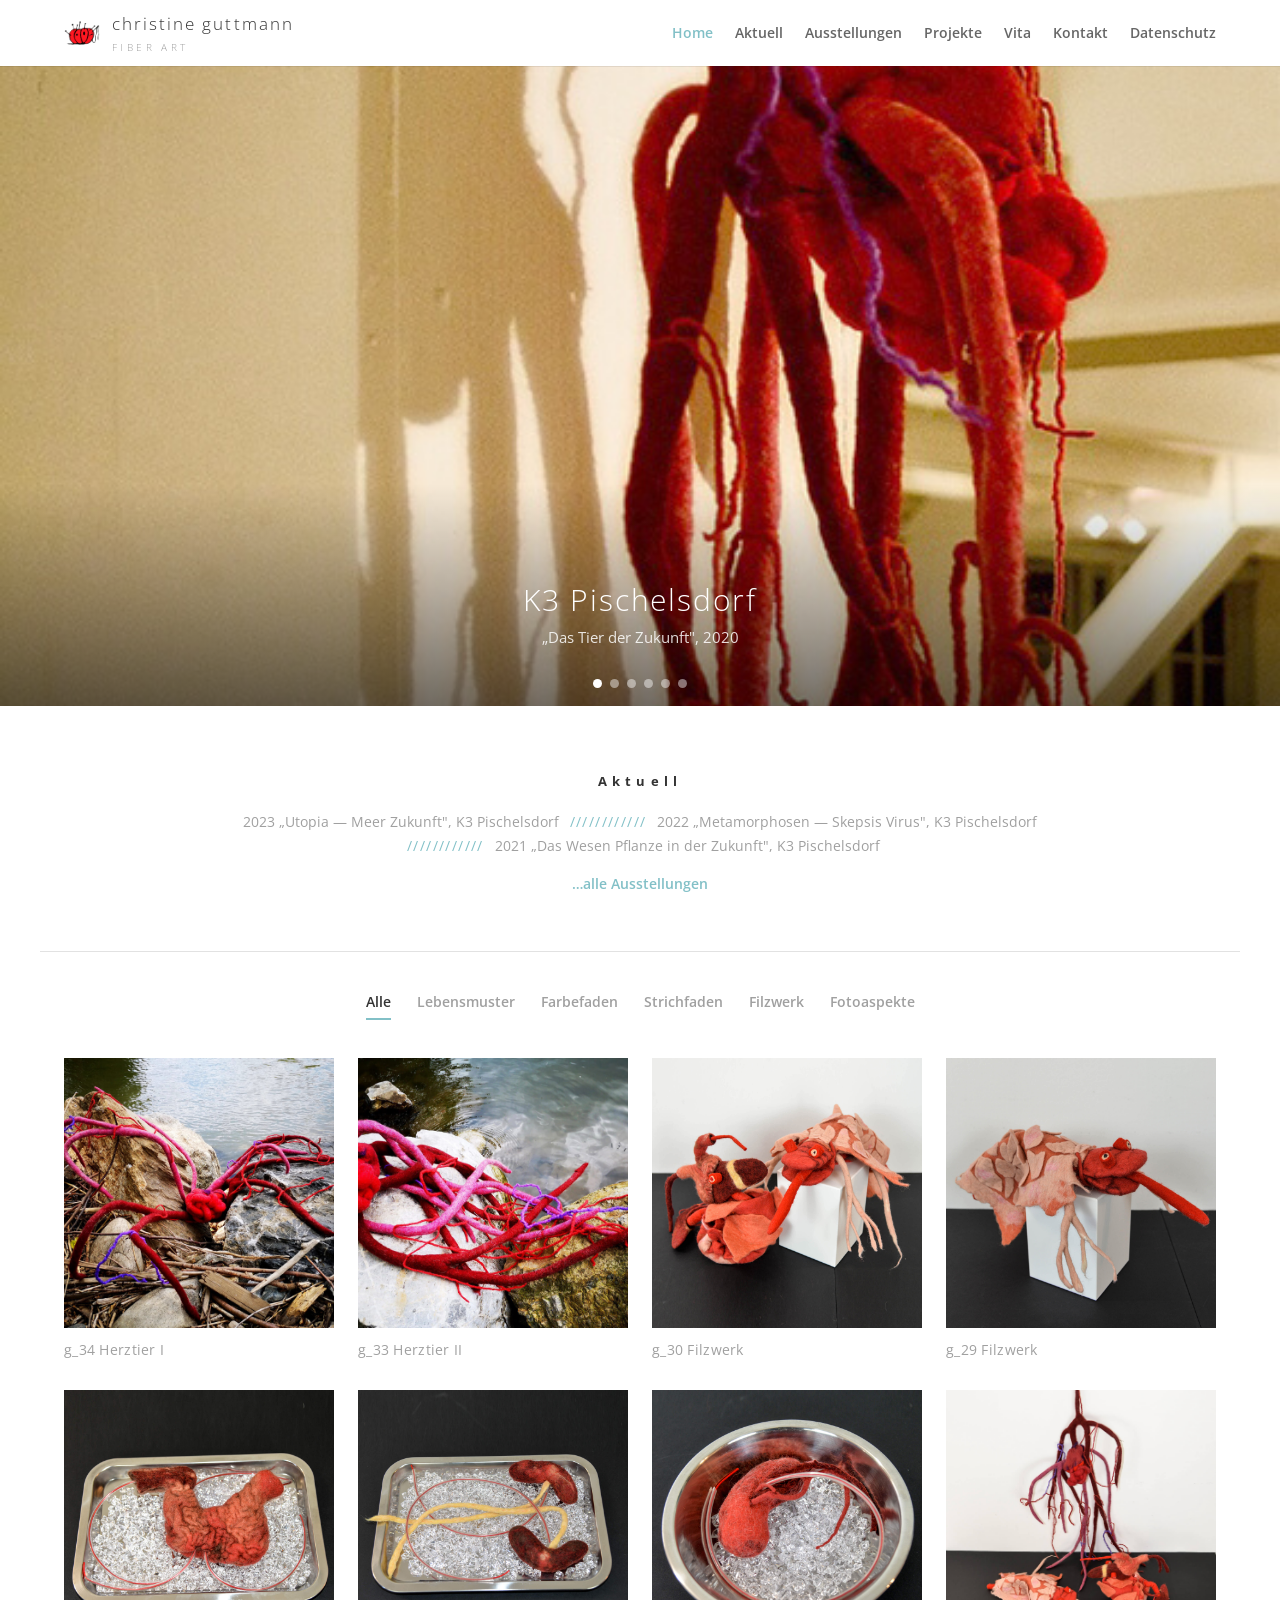
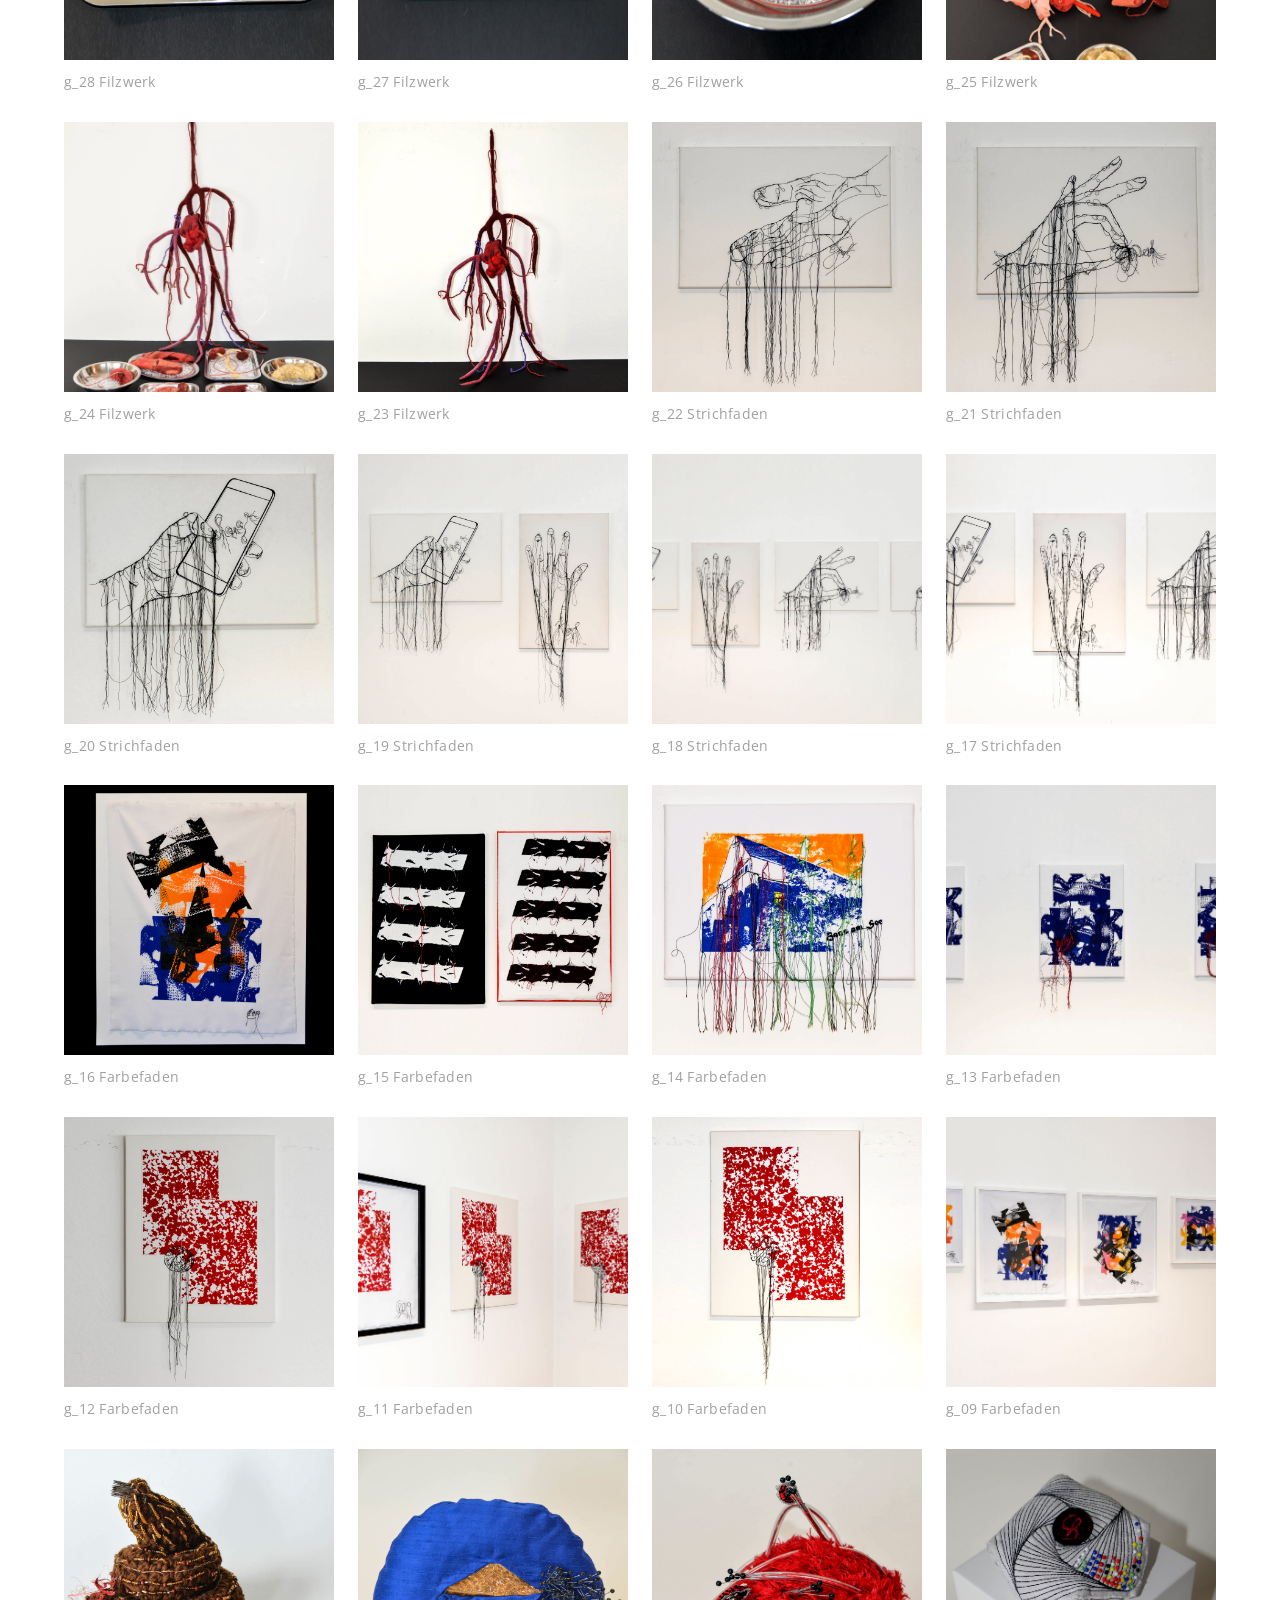
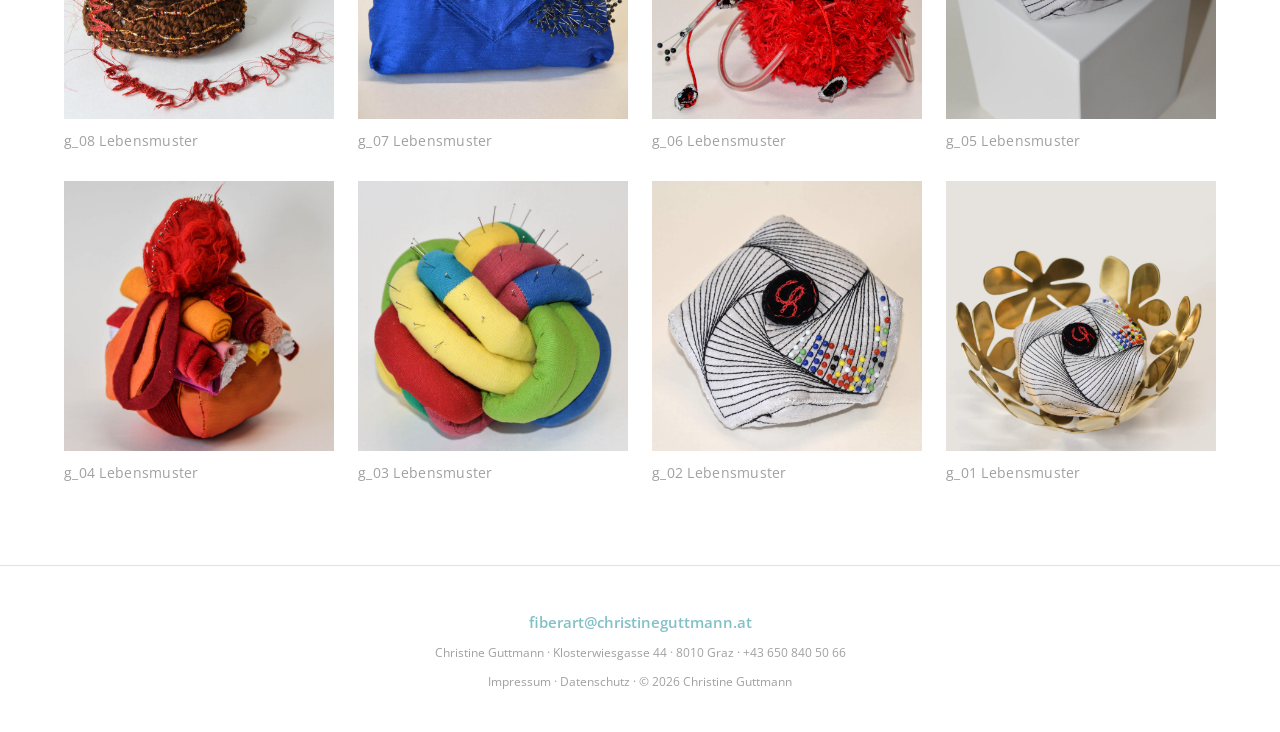
<file: index.html>
<!DOCTYPE html>
<html lang="de">
<head>
  <meta charset="UTF-8">
  <meta name="viewport" content="width=device-width, initial-scale=1">
  <title>Christine Guttmann | Fiber Art</title>
  <meta name="description" content="Christine Guttmann — Fiber Art aus Graz. Textile Kunst: Lebensmuster, Farbefaden, Strichfaden, Filzwerk, Fotoaspekte.">
  <link rel="icon" type="image/png" sizes="32x32" href="assets/img/cropped-Fiberart-by-Christine-Guttmann-32x32.png">
  <link rel="icon" type="image/png" sizes="192x192" href="assets/img/cropped-Fiberart-by-Christine-Guttmann-192x192.png">
  <link rel="preconnect" href="https://fonts.googleapis.com">
  <link rel="preconnect" href="https://fonts.gstatic.com" crossorigin>
  <link href="https://fonts.googleapis.com/css2?family=Open+Sans:wght@300;400;600;700&display=swap" rel="stylesheet">
  <link rel="stylesheet" href="assets/css/style.css">
</head>
<body>

<header class="site-header" id="top">
  <div class="header-inner">
    <a class="logo" href="index.html">
      <img src="assets/img/cropped-Fiberart-by-Christine-Guttmann-180x180.png" alt="">
      <span>christine guttmann<em>Fiber Art</em></span>
    </a>
    <button class="nav-toggle" aria-label="Menü öffnen" aria-expanded="false"><span></span><span></span><span></span></button>
    <nav id="top-nav" aria-label="Hauptnavigation">
      <ul>
        <li><a href="index.html" class="current">Home</a></li>
        <li><a href="#aktuell">Aktuell</a></li>
        <li><a href="ausstellungen.html">Ausstellungen</a></li>
        <li><a href="#projekte">Projekte</a></li>
        <li><a href="vita.html">Vita</a></li>
        <li><a href="kontakt.html">Kontakt</a></li>
        <li><a href="datenschutz.html">Datenschutz</a></li>
      </ul>
    </nav>
  </div>
</header>

<!-- Fullwidth exhibition slider -->
<section class="slider" aria-label="Ausstellungsansichten">
  <div class="slides" data-cms="startseite-slider" data-cms-kind="list" data-cms-label="Slideshow auf der Startseite">
    <div class="slide is-active">
      <img src="assets/img/2020-K3-Ausstellung-Pischelsdorf-Christine-Guttmann.jpg" alt="Ausstellungsansicht K3 Pischelsdorf 2020" style="object-position: 50% 27%;">
      <div class="slide-caption">
        <h2>K3 Pischelsdorf</h2>
        <p>„Das Tier der Zukunft", 2020</p>
      </div>
    </div>
    <div class="slide">
      <img src="assets/img/Ausstellung-Christine-Guttmann-Die-Gedanken-sind-frei-.jpg" alt="Ausstellungsansicht Erlöserkirche Liebenau 2019">
      <div class="slide-caption">
        <h2>Erlöserkirche Liebenau</h2>
        <p>„Die Gedanken sind frei", 2019</p>
      </div>
    </div>
    <div class="slide">
      <img src="assets/img/Ausstellung-K3-Pischelsdorf-Der-Mensch-der-Zukunft-Christine-Guttmann.jpg" alt="Ausstellungsansicht K3 Pischelsdorf 2019">
      <div class="slide-caption">
        <h2>K3 Pischelsdorf</h2>
        <p>„Der Mensch der Zukunft", 2019</p>
      </div>
    </div>
    <div class="slide">
      <img src="assets/img/Ausstellung-Menschenbilder-Gallerie-Daboga-2017-Christine-Guttmann.jpg" alt="Ausstellungsansicht Galerie DABOGA Frohnleiten 2017">
      <div class="slide-caption">
        <h2>Galerie DABOGA, Frohnleiten</h2>
        <p>„Menschenbilder", 2017</p>
      </div>
    </div>
    <div class="slide">
      <img src="assets/img/Chistine-Guttmann-Ausstellung.jpg" alt="Ausstellungsansicht Fiber Art">
      <div class="slide-caption">
        <h2>Fiber Art</h2>
        <p>Textile Kunst aus Graz</p>
      </div>
    </div>
    <div class="slide">
      <img src="assets/img/Chistine-Guttmann-Ausstellung.jpg" alt="Ausstellungsansicht Fiber Art">
      <div class="slide-caption">
        <h2>Fiber Art</h2>
        <p>Textile Kunst aus Graz</p>
      </div>
    </div>
  </div>
  <button class="slider-arrow prev" aria-label="Vorheriges Bild">&#10094;</button>
  <button class="slider-arrow next" aria-label="Nächstes Bild">&#10095;</button>
  <div class="slider-dots" role="tablist"></div>
</section>

<!-- Aktuell -->
<section class="aktuell" id="aktuell">
  <h3 data-cms="aktuell-titel" data-cms-kind="text" data-cms-label="Überschrift">Aktuell</h3>
  <p data-cms="aktuell-text" data-cms-kind="rich" data-cms-label="Aktuelle Ausstellungen">
    2023 „Utopia — Meer Zukunft", K3 Pischelsdorf <span class="sep">////////////</span>
    2022 „Metamorphosen — Skepsis Virus", K3 Pischelsdorf <span class="sep">////////////</span>
    2021 „Das Wesen Pflanze in der Zukunft", K3 Pischelsdorf
  </p>
  <p class="more"><a href="ausstellungen.html">&hellip;alle Ausstellungen</a></p>
</section>

<!-- Filterable portfolio -->
<section class="portfolio" id="projekte">
  <ul class="filters" role="tablist" aria-label="Projekte filtern">
    <li><button class="filter is-active" data-filter="all">Alle</button></li>
    <li><button class="filter" data-filter="lebensmuster">Lebensmuster</button></li>
    <li><button class="filter" data-filter="farbefaden">Farbefaden</button></li>
    <li><button class="filter" data-filter="strichfaden">Strichfaden</button></li>
    <li><button class="filter" data-filter="filzwerk">Filzwerk</button></li>
    <li><button class="filter" data-filter="fotoaspekte">Fotoaspekte</button></li>
  </ul>

  <div class="grid" data-cms="projekte" data-cms-kind="list" data-cms-label="Projekte / Galerie">
    <a class="item" data-cat="fotoaspekte" href="assets/img/Herztier-I-Christine-Guttmann.jpg" data-lightbox data-caption="g_34 Herztier I">
      <figure><img src="assets/img/Herztier-I-Christine-Guttmann.jpg" alt="Herztier I" loading="lazy"></figure>
      <h2>g_34 Herztier I</h2>
    </a>
    <a class="item" data-cat="fotoaspekte" href="assets/img/Herztier-II-Christine-Guttmann.jpg" data-lightbox data-caption="g_33 Herztier II">
      <figure><img src="assets/img/Herztier-II-Christine-Guttmann.jpg" alt="Herztier II" loading="lazy"></figure>
      <h2>g_33 Herztier II</h2>
    </a>
    <a class="item" data-cat="filzwerk" href="assets/img/Christine-Guttmann_Filzkunst_7759.jpg" data-lightbox data-caption="g_30 Filzwerk">
      <figure><img src="assets/img/Christine-Guttmann_Filzkunst_7759.jpg" alt="Filzwerk" loading="lazy"></figure>
      <h2>g_30 Filzwerk</h2>
    </a>
    <a class="item" data-cat="filzwerk" href="assets/img/Christine-Guttmann_Filzkunst_7757.jpg" data-lightbox data-caption="g_29 Filzwerk">
      <figure><img src="assets/img/Christine-Guttmann_Filzkunst_7757.jpg" alt="Filzwerk" loading="lazy"></figure>
      <h2>g_29 Filzwerk</h2>
    </a>
    <a class="item" data-cat="filzwerk" href="assets/img/Christine-Guttmann_Filzkunst_7756.jpg" data-lightbox data-caption="g_28 Filzwerk">
      <figure><img src="assets/img/Christine-Guttmann_Filzkunst_7756.jpg" alt="Filzwerk" loading="lazy"></figure>
      <h2>g_28 Filzwerk</h2>
    </a>
    <a class="item" data-cat="filzwerk" href="assets/img/Christine-Guttmann_Filzkunst_7752.jpg" data-lightbox data-caption="g_27 Filzwerk">
      <figure><img src="assets/img/Christine-Guttmann_Filzkunst_7752.jpg" alt="Filzwerk" loading="lazy"></figure>
      <h2>g_27 Filzwerk</h2>
    </a>
    <a class="item" data-cat="filzwerk" href="assets/img/Christine-Guttmann_Filzkunst_7746.jpg" data-lightbox data-caption="g_26 Filzwerk">
      <figure><img src="assets/img/Christine-Guttmann_Filzkunst_7746.jpg" alt="Filzwerk" loading="lazy"></figure>
      <h2>g_26 Filzwerk</h2>
    </a>
    <a class="item" data-cat="filzwerk" href="assets/img/Christine-Guttmann_Filzkunst_7738.jpg" data-lightbox data-caption="g_25 Filzwerk">
      <figure><img src="assets/img/Christine-Guttmann_Filzkunst_7738.jpg" alt="Filzwerk" loading="lazy"></figure>
      <h2>g_25 Filzwerk</h2>
    </a>
    <a class="item" data-cat="filzwerk" href="assets/img/Christine-Guttmann_Filzkunst_7726.jpg" data-lightbox data-caption="g_24 Filzwerk">
      <figure><img src="assets/img/Christine-Guttmann_Filzkunst_7726.jpg" alt="Filzwerk" loading="lazy"></figure>
      <h2>g_24 Filzwerk</h2>
    </a>
    <a class="item" data-cat="filzwerk" href="assets/img/Christine-Guttmann_Filzkunst_7720-2.jpg" data-lightbox data-caption="g_23 Filzwerk">
      <figure><img src="assets/img/Christine-Guttmann_Filzkunst_7720-2.jpg" alt="Filzwerk" loading="lazy"></figure>
      <h2>g_23 Filzwerk</h2>
    </a>
    <a class="item" data-cat="strichfaden" href="assets/img/Christine-Guttmann_StrichStich_7696.jpg" data-lightbox data-caption="g_22 Strichfaden">
      <figure><img src="assets/img/Christine-Guttmann_StrichStich_7696.jpg" alt="Strichfaden" loading="lazy"></figure>
      <h2>g_22 Strichfaden</h2>
    </a>
    <a class="item" data-cat="strichfaden" href="assets/img/Christine-Guttmann_StrichStich_7692.jpg" data-lightbox data-caption="g_21 Strichfaden">
      <figure><img src="assets/img/Christine-Guttmann_StrichStich_7692.jpg" alt="Strichfaden" loading="lazy"></figure>
      <h2>g_21 Strichfaden</h2>
    </a>
    <a class="item" data-cat="strichfaden" href="assets/img/Christine-Guttmann_StrichStich_7690-a.jpg" data-lightbox data-caption="g_20 Strichfaden">
      <figure><img src="assets/img/Christine-Guttmann_StrichStich_7690-a.jpg" alt="Strichfaden" loading="lazy"></figure>
      <h2>g_20 Strichfaden</h2>
    </a>
    <a class="item" data-cat="strichfaden" href="assets/img/Christine-Guttmann_StrichStich_7688a.jpg" data-lightbox data-caption="g_19 Strichfaden">
      <figure><img src="assets/img/Christine-Guttmann_StrichStich_7688a.jpg" alt="Strichfaden" loading="lazy"></figure>
      <h2>g_19 Strichfaden</h2>
    </a>
    <a class="item" data-cat="strichfaden" href="assets/img/Christine-Guttmann_StrichStich_7688.jpg" data-lightbox data-caption="g_18 Strichfaden">
      <figure><img src="assets/img/Christine-Guttmann_StrichStich_7688.jpg" alt="Strichfaden" loading="lazy"></figure>
      <h2>g_18 Strichfaden</h2>
    </a>
    <a class="item" data-cat="strichfaden" href="assets/img/Christine-Guttmann_StrichStich_7681-1.jpg" data-lightbox data-caption="g_17 Strichfaden">
      <figure><img src="assets/img/Christine-Guttmann_StrichStich_7681-1.jpg" alt="Strichfaden" loading="lazy"></figure>
      <h2>g_17 Strichfaden</h2>
    </a>
    <a class="item" data-cat="farbefaden" href="assets/img/Christine-Guttmann_FarbeStich_7719.jpg" data-lightbox data-caption="g_16 Farbefaden">
      <figure><img src="assets/img/Christine-Guttmann_FarbeStich_7719.jpg" alt="Farbefaden" loading="lazy"></figure>
      <h2>g_16 Farbefaden</h2>
    </a>
    <a class="item" data-cat="farbefaden" href="assets/img/Christine-Guttmann_FarbeStich_7711.jpg" data-lightbox data-caption="g_15 Farbefaden">
      <figure><img src="assets/img/Christine-Guttmann_FarbeStich_7711.jpg" alt="Farbefaden" loading="lazy"></figure>
      <h2>g_15 Farbefaden</h2>
    </a>
    <a class="item" data-cat="farbefaden" href="assets/img/Christine-Guttmann_FarbeStich_7673.jpg" data-lightbox data-caption="g_14 Farbefaden">
      <figure><img src="assets/img/Christine-Guttmann_FarbeStich_7673.jpg" alt="Farbefaden" loading="lazy"></figure>
      <h2>g_14 Farbefaden</h2>
    </a>
    <a class="item" data-cat="farbefaden" href="assets/img/Christine-Guttmann_FarbeStich_7664.jpg" data-lightbox data-caption="g_13 Farbefaden">
      <figure><img src="assets/img/Christine-Guttmann_FarbeStich_7664.jpg" alt="Farbefaden" loading="lazy"></figure>
      <h2>g_13 Farbefaden</h2>
    </a>
    <a class="item" data-cat="farbefaden" href="assets/img/Christine-Guttmann_FarbeStich_7650.jpg" data-lightbox data-caption="g_12 Farbefaden">
      <figure><img src="assets/img/Christine-Guttmann_FarbeStich_7650.jpg" alt="Farbefaden" loading="lazy"></figure>
      <h2>g_12 Farbefaden</h2>
    </a>
    <a class="item" data-cat="farbefaden" href="assets/img/Christine-Guttmann_FarbeStich_7628.jpg" data-lightbox data-caption="g_11 Farbefaden">
      <figure><img src="assets/img/Christine-Guttmann_FarbeStich_7628.jpg" alt="Farbefaden" loading="lazy"></figure>
      <h2>g_11 Farbefaden</h2>
    </a>
    <a class="item" data-cat="farbefaden" href="assets/img/Christine-Guttmann_FarbeStich_7623.jpg" data-lightbox data-caption="g_10 Farbefaden">
      <figure><img src="assets/img/Christine-Guttmann_FarbeStich_7623.jpg" alt="Farbefaden" loading="lazy"></figure>
      <h2>g_10 Farbefaden</h2>
    </a>
    <a class="item" data-cat="farbefaden" href="assets/img/Christine-Guttmann_FarbeStich_7602.jpg" data-lightbox data-caption="g_09 Farbefaden">
      <figure><img src="assets/img/Christine-Guttmann_FarbeStich_7602.jpg" alt="Farbefaden" loading="lazy"></figure>
      <h2>g_09 Farbefaden</h2>
    </a>
    <a class="item" data-cat="lebensmuster" href="assets/img/Christine-Guttmann_LebensmusterB_3792.jpg" data-lightbox data-caption="g_08 Lebensmuster">
      <figure><img src="assets/img/Christine-Guttmann_LebensmusterB_3792.jpg" alt="Lebensmuster" loading="lazy"></figure>
      <h2>g_08 Lebensmuster</h2>
    </a>
    <a class="item" data-cat="lebensmuster" href="assets/img/Christine-Guttmann_LebensmusterB_3738.jpg" data-lightbox data-caption="g_07 Lebensmuster">
      <figure><img src="assets/img/Christine-Guttmann_LebensmusterB_3738.jpg" alt="Lebensmuster" loading="lazy"></figure>
      <h2>g_07 Lebensmuster</h2>
    </a>
    <a class="item" data-cat="lebensmuster" href="assets/img/Christine-Guttmann_LebensmusterB_3706.jpg" data-lightbox data-caption="g_06 Lebensmuster">
      <figure><img src="assets/img/Christine-Guttmann_LebensmusterB_3706.jpg" alt="Lebensmuster" loading="lazy"></figure>
      <h2>g_06 Lebensmuster</h2>
    </a>
    <a class="item" data-cat="lebensmuster" href="assets/img/Christine-Guttmann_LebensmusterA_3830.jpg" data-lightbox data-caption="g_05 Lebensmuster">
      <figure><img src="assets/img/Christine-Guttmann_LebensmusterA_3830.jpg" alt="Lebensmuster" loading="lazy"></figure>
      <h2>g_05 Lebensmuster</h2>
    </a>
    <a class="item" data-cat="lebensmuster" href="assets/img/Christine-Guttmann_LebensmusterA_3778.jpg" data-lightbox data-caption="g_04 Lebensmuster">
      <figure><img src="assets/img/Christine-Guttmann_LebensmusterA_3778.jpg" alt="Lebensmuster" loading="lazy"></figure>
      <h2>g_04 Lebensmuster</h2>
    </a>
    <a class="item" data-cat="lebensmuster" href="assets/img/Christine-Guttmann_LebensmusterA_3770-1.jpg" data-lightbox data-caption="g_03 Lebensmuster">
      <figure><img src="assets/img/Christine-Guttmann_LebensmusterA_3770-1.jpg" alt="Lebensmuster" loading="lazy"></figure>
      <h2>g_03 Lebensmuster</h2>
    </a>
    <a class="item" data-cat="lebensmuster" href="assets/img/Christine-Guttmann_LebensmusterA_3720-1.jpg" data-lightbox data-caption="g_02 Lebensmuster">
      <figure><img src="assets/img/Christine-Guttmann_LebensmusterA_3720-1.jpg" alt="Lebensmuster" loading="lazy"></figure>
      <h2>g_02 Lebensmuster</h2>
    </a>
    <a class="item" data-cat="lebensmuster" href="assets/img/Christine-Guttmann_LebensmusterA_3715-1.jpg" data-lightbox data-caption="g_01 Lebensmuster">
      <figure><img src="assets/img/Christine-Guttmann_LebensmusterA_3715-1.jpg" alt="Lebensmuster" loading="lazy"></figure>
      <h2>g_01 Lebensmuster</h2>
    </a>
  </div>
</section>

<footer class="site-footer">
  <p data-cms="footer-email" data-cms-kind="rich" data-cms-global data-cms-label="Footer: E-Mail"><a href="mailto:fiberart@christineguttmann.at">fiberart@christineguttmann.at</a></p>
  <p class="fine" data-cms="footer-adresse" data-cms-kind="rich" data-cms-global data-cms-label="Footer: Adresse">Christine Guttmann · Klosterwiesgasse 44 · 8010 Graz · <a href="tel:+436508405066">+43&nbsp;650&nbsp;840&nbsp;50&nbsp;66</a></p>
  <p class="fine legal">
    <a href="impressum.html">Impressum</a> ·
    <a href="datenschutz.html">Datenschutz</a> ·
    © <span id="year">2026</span> Christine Guttmann
  </p>
</footer>

<script src="assets/js/main.js"></script>
</body>
</html>
</file>
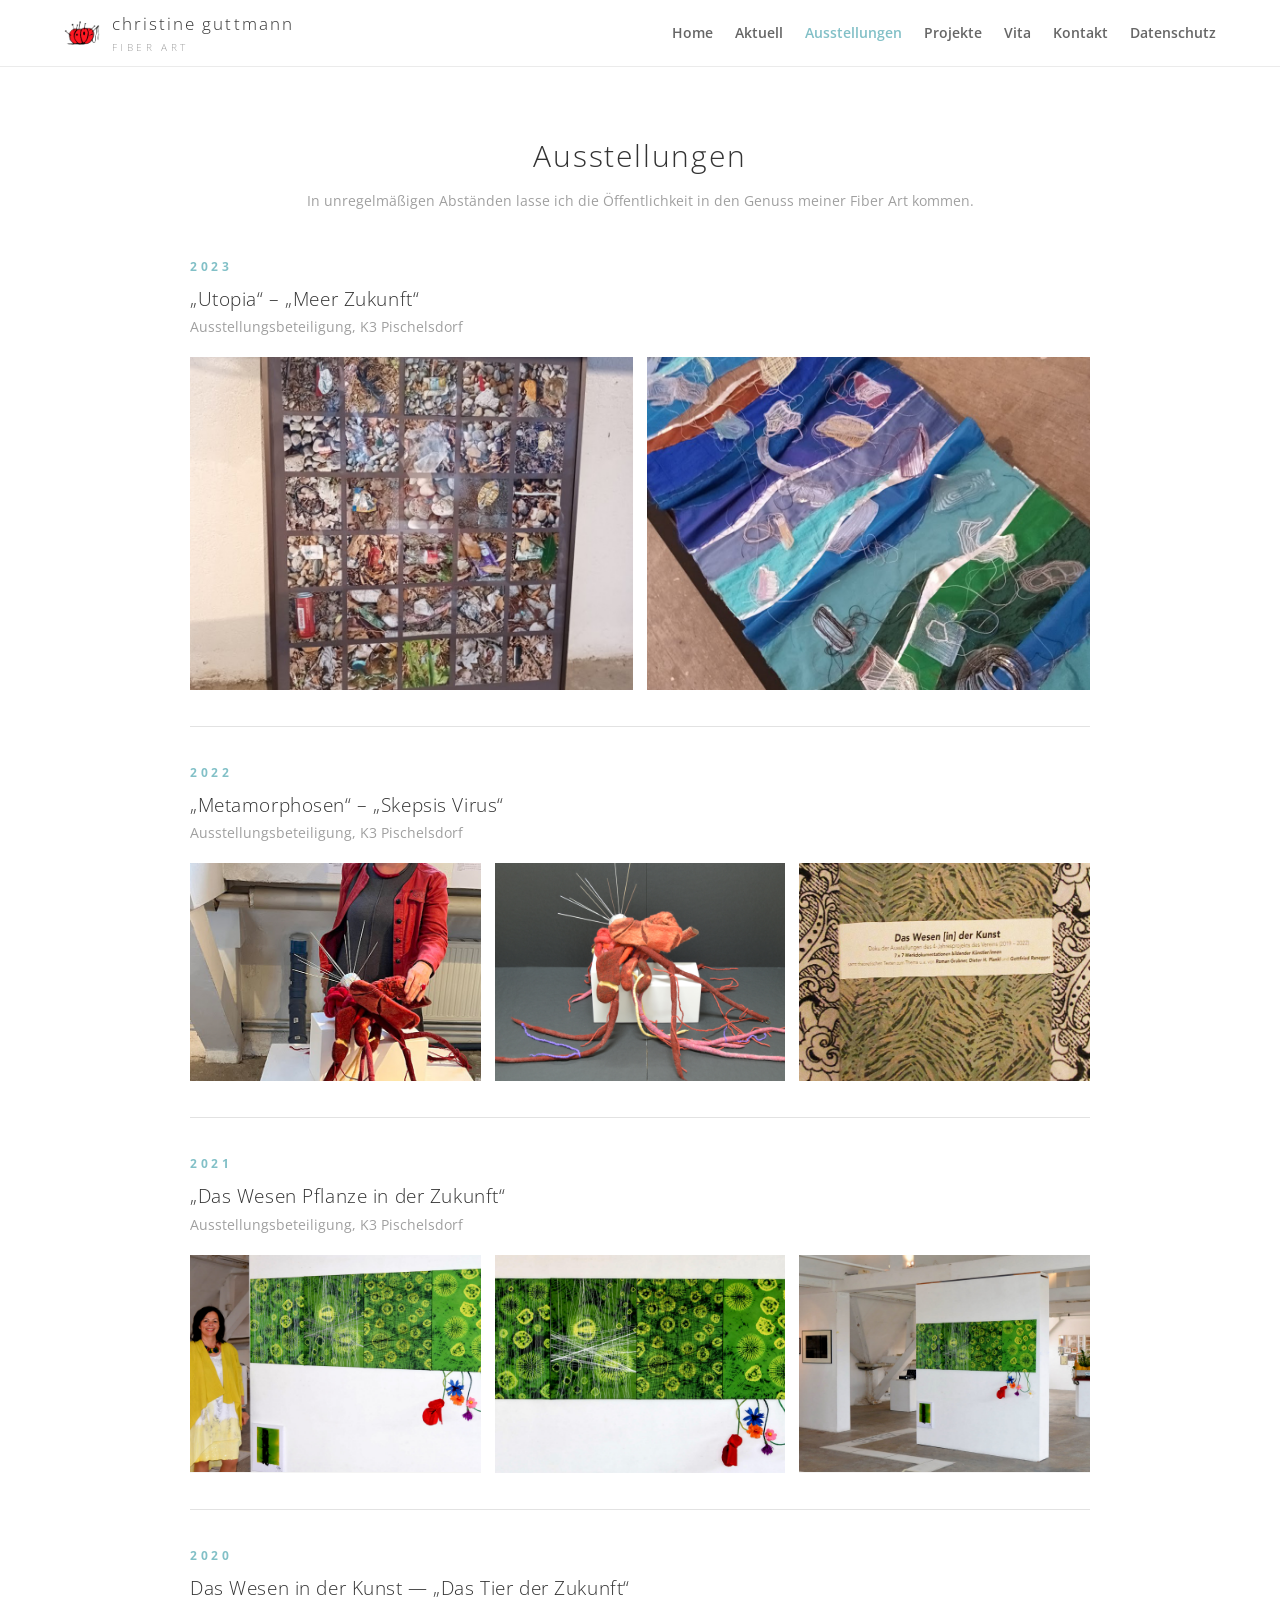
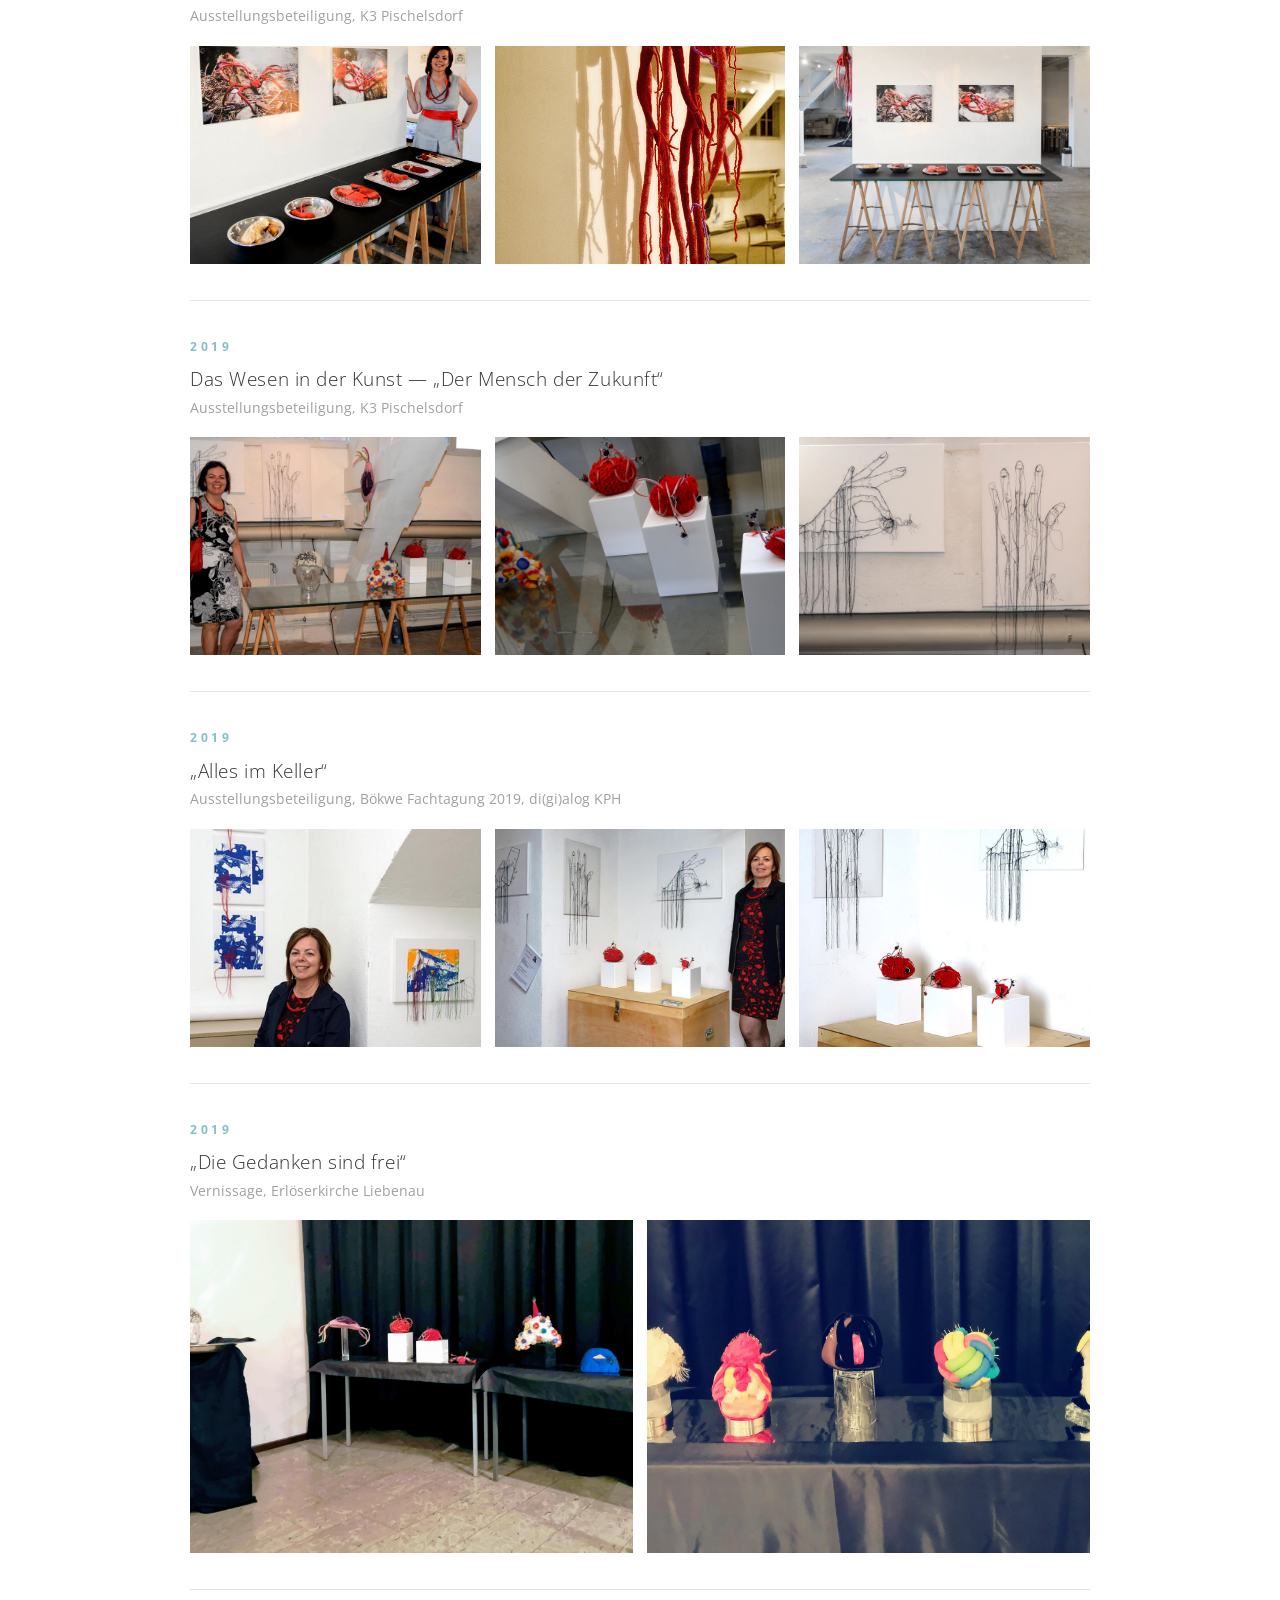
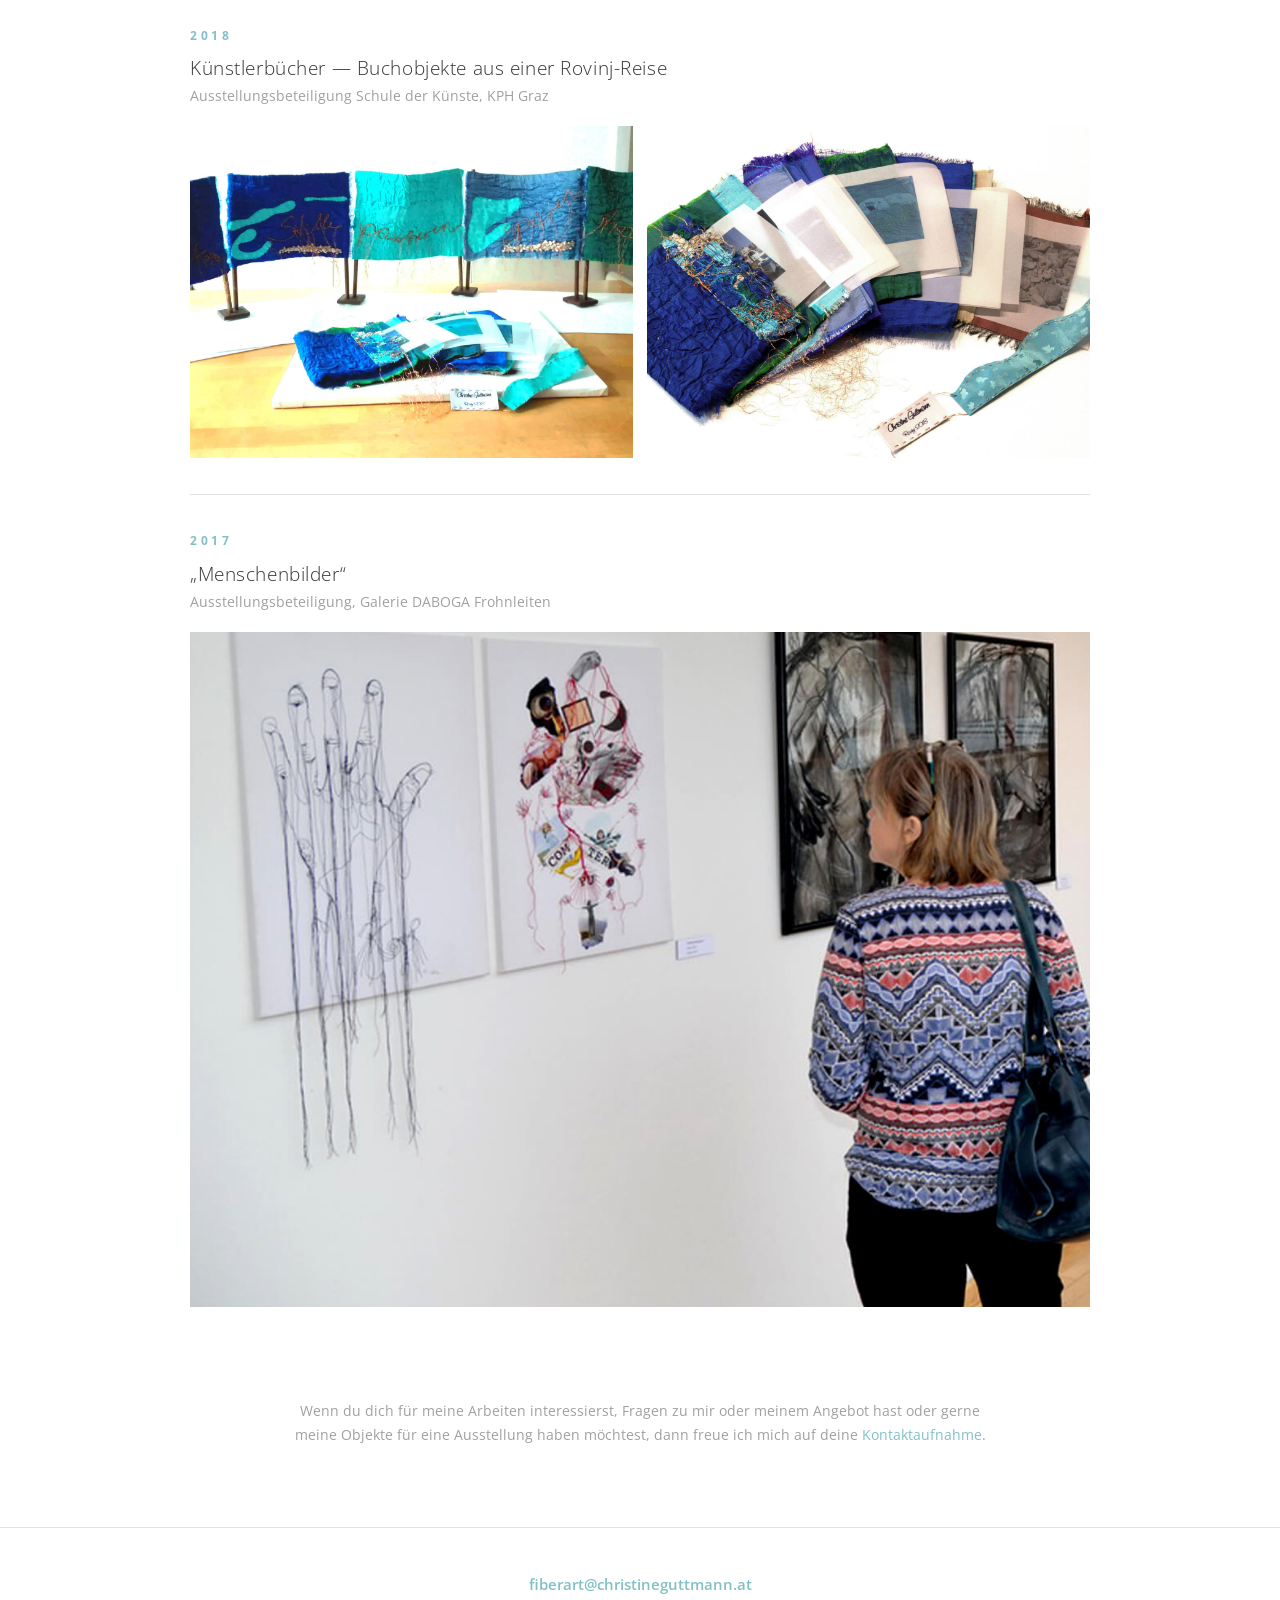
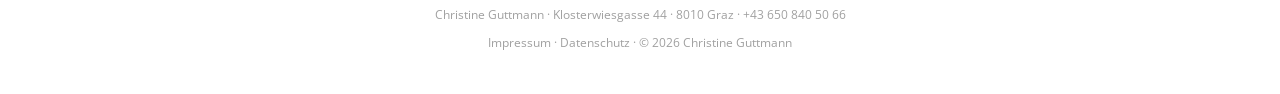
<file: ausstellungen.html>
<!DOCTYPE html>
<html lang="de">
<head>
  <meta charset="UTF-8">
  <meta name="viewport" content="width=device-width, initial-scale=1">
  <title>Ausstellungen — Christine Guttmann | Fiber Art</title>
  <meta name="description" content="Ausstellungen 2017–2023 — K3 Pischelsdorf, KPH Graz, Galerie DABOGA und mehr.">
  <link rel="icon" type="image/png" sizes="32x32" href="assets/img/cropped-Fiberart-by-Christine-Guttmann-32x32.png">
  <link rel="icon" type="image/png" sizes="192x192" href="assets/img/cropped-Fiberart-by-Christine-Guttmann-192x192.png">
  <link rel="preconnect" href="https://fonts.googleapis.com">
  <link rel="preconnect" href="https://fonts.gstatic.com" crossorigin>
  <link href="https://fonts.googleapis.com/css2?family=Open+Sans:wght@300;400;600;700&display=swap" rel="stylesheet">
  <link rel="stylesheet" href="assets/css/style.css">
</head>
<body>

<header class="site-header" id="top">
  <div class="header-inner">
    <a class="logo" href="index.html">
      <img src="assets/img/cropped-Fiberart-by-Christine-Guttmann-180x180.png" alt="">
      <span>christine guttmann<em>Fiber Art</em></span>
    </a>
    <button class="nav-toggle" aria-label="Menü öffnen" aria-expanded="false"><span></span><span></span><span></span></button>
    <nav id="top-nav" aria-label="Hauptnavigation">
      <ul>
        <li><a href="index.html">Home</a></li>
        <li><a href="index.html#aktuell">Aktuell</a></li>
        <li><a href="ausstellungen.html" class="current">Ausstellungen</a></li>
        <li><a href="index.html#projekte">Projekte</a></li>
        <li><a href="vita.html">Vita</a></li>
        <li><a href="kontakt.html">Kontakt</a></li>
        <li><a href="datenschutz.html">Datenschutz</a></li>
      </ul>
    </nav>
  </div>
</header>

<div class="page-head">
  <h1 data-cms="seitentitel" data-cms-kind="text" data-cms-label="Seitentitel">Ausstellungen</h1>
  <p data-cms="seitenuntertitel" data-cms-kind="rich" data-cms-label="Untertitel">In unregelmäßigen Abständen lasse ich die Öffentlichkeit in den Genuss meiner Fiber Art kommen.</p>
</div>

<div class="page">
  <ul class="exhibitions" data-cms="ausstellungen" data-cms-kind="list" data-cms-label="Ausstellungen">
    <li>
      <div class="year">2023</div>
      <h2>„Utopia“ – „Meer Zukunft“</h2>
      <p class="venue">Ausstellungsbeteiligung, K3 Pischelsdorf</p>
      <div class="gallery">
        <a href="assets/img/00_Ausstellung-K3-Pischelsdorf-Utopia_2023_Christine-Guttmann_01.jpg" data-lightbox data-caption="„Utopia“ – „Meer Zukunft“, 2023"><img src="assets/img/00_Ausstellung-K3-Pischelsdorf-Utopia_2023_Christine-Guttmann_01.jpg" alt="„Utopia“ – „Meer Zukunft“, 2023" loading="lazy"></a>
        <a href="assets/img/00_Ausstellung-K3-Pischelsdorf-Utopia_2023_Christine-Guttmann_02.jpg" data-lightbox data-caption="„Utopia“ – „Meer Zukunft“, 2023"><img src="assets/img/00_Ausstellung-K3-Pischelsdorf-Utopia_2023_Christine-Guttmann_02.jpg" alt="„Utopia“ – „Meer Zukunft“, 2023" loading="lazy"></a>
      </div>
    </li>
    <li>
      <div class="year">2022</div>
      <h2>„Metamorphosen“ – „Skepsis Virus“</h2>
      <p class="venue">Ausstellungsbeteiligung, K3 Pischelsdorf</p>
      <div class="gallery">
        <a href="assets/img/00_Ausstellung-K3-Pischelsdorf-Metamorphosen_2022_Christine-Guttmann_01.jpg" data-lightbox data-caption="„Metamorphosen“ – „Skepsis Virus“, 2022"><img src="assets/img/00_Ausstellung-K3-Pischelsdorf-Metamorphosen_2022_Christine-Guttmann_01.jpg" alt="„Metamorphosen“ – „Skepsis Virus“, 2022" loading="lazy"></a>
        <a href="assets/img/01_Ausstellung-K3-Pischelsdorf-Metamorphosen_2022_Christine-Guttmann.jpg" data-lightbox data-caption="„Metamorphosen“ – „Skepsis Virus“, 2022"><img src="assets/img/01_Ausstellung-K3-Pischelsdorf-Metamorphosen_2022_Christine-Guttmann.jpg" alt="„Metamorphosen“ – „Skepsis Virus“, 2022" loading="lazy"></a>
        <a href="assets/img/02_Ausstellung-K3-Pischelsdorf-Metamorphosen_2022_Christine-Guttmann_02.jpg" data-lightbox data-caption="„Metamorphosen“ – „Skepsis Virus“, 2022"><img src="assets/img/02_Ausstellung-K3-Pischelsdorf-Metamorphosen_2022_Christine-Guttmann_02.jpg" alt="„Metamorphosen“ – „Skepsis Virus“, 2022" loading="lazy"></a>
      </div>
    </li>
    <li>
      <div class="year">2021</div>
      <h2>„Das Wesen Pflanze in der Zukunft“</h2>
      <p class="venue">Ausstellungsbeteiligung, K3 Pischelsdorf</p>
      <div class="gallery">
        <a href="assets/img/Ausstellung-K3-Pischelsdorf-Das-Wesen-Pflanze-in-der-Zukunft-Christine.jpg" data-lightbox data-caption="„Das Wesen Pflanze in der Zukunft“, 2021"><img src="assets/img/Ausstellung-K3-Pischelsdorf-Das-Wesen-Pflanze-in-der-Zukunft-Christine.jpg" alt="„Das Wesen Pflanze in der Zukunft“, 2021" loading="lazy"></a>
        <a href="assets/img/Ausstellung-K3-Pischelsdorf-Das-Wesen-Pflanze-in-der-Zukunft.jpg" data-lightbox data-caption="„Das Wesen Pflanze in der Zukunft“, 2021"><img src="assets/img/Ausstellung-K3-Pischelsdorf-Das-Wesen-Pflanze-in-der-Zukunft.jpg" alt="„Das Wesen Pflanze in der Zukunft“, 2021" loading="lazy"></a>
        <a href="assets/img/Ausstellung-K3-Pischelsdorf-Das-Wesen-Pflanze-in-der-Zukunft-Raum.jpg" data-lightbox data-caption="„Das Wesen Pflanze in der Zukunft“, 2021"><img src="assets/img/Ausstellung-K3-Pischelsdorf-Das-Wesen-Pflanze-in-der-Zukunft-Raum.jpg" alt="„Das Wesen Pflanze in der Zukunft“, 2021" loading="lazy"></a>
      </div>
    </li>
    <li>
      <div class="year">2020</div>
      <h2>Das Wesen in der Kunst — „Das Tier der Zukunft“</h2>
      <p class="venue">Ausstellungsbeteiligung, K3 Pischelsdorf</p>
      <div class="gallery">
        <a href="assets/img/2020-Ausstellung-K3-Pischelsdorf-Christine-Guttmann.jpg" data-lightbox data-caption="Das Wesen in der Kunst — „Das Tier der Zukunft“, 2020"><img src="assets/img/2020-Ausstellung-K3-Pischelsdorf-Christine-Guttmann.jpg" alt="Das Wesen in der Kunst — „Das Tier der Zukunft“, 2020" loading="lazy"></a>
        <a href="assets/img/2020-K3-Ausstellung-Pischelsdorf-Christine-Guttmann.jpg" data-lightbox data-caption="Das Wesen in der Kunst — „Das Tier der Zukunft“, 2020"><img src="assets/img/2020-K3-Ausstellung-Pischelsdorf-Christine-Guttmann.jpg" alt="Das Wesen in der Kunst — „Das Tier der Zukunft“, 2020" loading="lazy"></a>
        <a href="assets/img/Ausstellung-Christine-Guttmann_8137.jpg" data-lightbox data-caption="Das Wesen in der Kunst — „Das Tier der Zukunft“, 2020"><img src="assets/img/Ausstellung-Christine-Guttmann_8137.jpg" alt="Das Wesen in der Kunst — „Das Tier der Zukunft“, 2020" loading="lazy"></a>
      </div>
    </li>
    <li>
      <div class="year">2019</div>
      <h2>Das Wesen in der Kunst — „Der Mensch der Zukunft“</h2>
      <p class="venue">Ausstellungsbeteiligung, K3 Pischelsdorf</p>
      <div class="gallery">
        <a href="assets/img/Ausstellung-K3-Pischelsdorf-Der-Mensch-der-Zukunft-Christine-Guttmann.jpg" data-lightbox data-caption="Das Wesen in der Kunst — „Der Mensch der Zukunft“, 2019"><img src="assets/img/Ausstellung-K3-Pischelsdorf-Der-Mensch-der-Zukunft-Christine-Guttmann.jpg" alt="Das Wesen in der Kunst — „Der Mensch der Zukunft“, 2019" loading="lazy"></a>
        <a href="assets/img/K3-Ausstellung-Pischelsdorf-Der-Mensch-der-Zukunft-Christine-Guttmann.jpg" data-lightbox data-caption="Das Wesen in der Kunst — „Der Mensch der Zukunft“, 2019"><img src="assets/img/K3-Ausstellung-Pischelsdorf-Der-Mensch-der-Zukunft-Christine-Guttmann.jpg" alt="Das Wesen in der Kunst — „Der Mensch der Zukunft“, 2019" loading="lazy"></a>
        <a href="assets/img/Ausstellung-K3-in-Pischelsdorf-Der-Mensch-der-Zukunft-Christine-Guttmann.jpg" data-lightbox data-caption="Das Wesen in der Kunst — „Der Mensch der Zukunft“, 2019"><img src="assets/img/Ausstellung-K3-in-Pischelsdorf-Der-Mensch-der-Zukunft-Christine-Guttmann.jpg" alt="Das Wesen in der Kunst — „Der Mensch der Zukunft“, 2019" loading="lazy"></a>
      </div>
    </li>
    <li>
      <div class="year">2019</div>
      <h2>„Alles im Keller“</h2>
      <p class="venue">Ausstellungsbeteiligung, Bökwe Fachtagung 2019, di(gi)alog KPH</p>
      <div class="gallery">
        <a href="assets/img/Ausstellung-Alles-im-Keller-Christine-Guttmann-.jpg" data-lightbox data-caption="„Alles im Keller“, 2019"><img src="assets/img/Ausstellung-Alles-im-Keller-Christine-Guttmann-.jpg" alt="„Alles im Keller“, 2019" loading="lazy"></a>
        <a href="assets/img/Ausstellung-Alles-im-Keller-Christine-Guttmann.jpg" data-lightbox data-caption="„Alles im Keller“, 2019"><img src="assets/img/Ausstellung-Alles-im-Keller-Christine-Guttmann.jpg" alt="„Alles im Keller“, 2019" loading="lazy"></a>
        <a href="assets/img/Ausstellung-Alles-im-Keller-Christine-Guttmann-1.jpg" data-lightbox data-caption="„Alles im Keller“, 2019"><img src="assets/img/Ausstellung-Alles-im-Keller-Christine-Guttmann-1.jpg" alt="„Alles im Keller“, 2019" loading="lazy"></a>
      </div>
    </li>
    <li>
      <div class="year">2019</div>
      <h2>„Die Gedanken sind frei“</h2>
      <p class="venue">Vernissage, Erlöserkirche Liebenau</p>
      <div class="gallery">
        <a href="assets/img/Ausstellung-Christine-Guttmann-Die-Gedanken-sind-frei.jpg" data-lightbox data-caption="„Die Gedanken sind frei“, 2019"><img src="assets/img/Ausstellung-Christine-Guttmann-Die-Gedanken-sind-frei.jpg" alt="„Die Gedanken sind frei“, 2019" loading="lazy"></a>
        <a href="assets/img/Ausstellung-Christine-Guttmann-Die-Gedanken-sind-frei-.jpg" data-lightbox data-caption="„Die Gedanken sind frei“, 2019"><img src="assets/img/Ausstellung-Christine-Guttmann-Die-Gedanken-sind-frei-.jpg" alt="„Die Gedanken sind frei“, 2019" loading="lazy"></a>
      </div>
    </li>
    <li>
      <div class="year">2018</div>
      <h2>Künstlerbücher — Buchobjekte aus einer Rovinj-Reise</h2>
      <p class="venue">Ausstellungsbeteiligung Schule der Künste, KPH Graz</p>
      <div class="gallery">
        <a href="assets/img/Kuenstlerbuecher-Christine-Guttmann-.jpg" data-lightbox data-caption="Künstlerbücher — Buchobjekte aus einer Rovinj-Reise, 2018"><img src="assets/img/Kuenstlerbuecher-Christine-Guttmann-.jpg" alt="Künstlerbücher — Buchobjekte aus einer Rovinj-Reise, 2018" loading="lazy"></a>
        <a href="assets/img/Kuenstlerbuecher-Christine-Guttmann.jpg" data-lightbox data-caption="Künstlerbücher — Buchobjekte aus einer Rovinj-Reise, 2018"><img src="assets/img/Kuenstlerbuecher-Christine-Guttmann.jpg" alt="Künstlerbücher — Buchobjekte aus einer Rovinj-Reise, 2018" loading="lazy"></a>
      </div>
    </li>
    <li>
      <div class="year">2017</div>
      <h2>„Menschenbilder“</h2>
      <p class="venue">Ausstellungsbeteiligung, Galerie DABOGA Frohnleiten</p>
      <div class="gallery">
        <a href="assets/img/Ausstellung-Menschenbilder-Gallerie-Daboga-2017-Christine-Guttmann.jpg" data-lightbox data-caption="„Menschenbilder“, 2017"><img src="assets/img/Ausstellung-Menschenbilder-Gallerie-Daboga-2017-Christine-Guttmann.jpg" alt="„Menschenbilder“, 2017" loading="lazy"></a>
      </div>
    </li>
  </ul>

  <p class="page-note" data-cms="ausstellungen-hinweis" data-cms-kind="rich" data-cms-label="Hinweistext unten">Wenn du dich für meine Arbeiten interessierst, Fragen zu mir oder meinem Angebot hast oder gerne meine Objekte für eine Ausstellung haben möchtest, dann freue ich mich auf deine <a href="kontakt.html">Kontaktaufnahme</a>.</p>
</div>

<footer class="site-footer">
  <p data-cms="footer-email" data-cms-kind="rich" data-cms-global data-cms-label="Footer: E-Mail"><a href="mailto:fiberart@christineguttmann.at">fiberart@christineguttmann.at</a></p>
  <p class="fine" data-cms="footer-adresse" data-cms-kind="rich" data-cms-global data-cms-label="Footer: Adresse">Christine Guttmann · Klosterwiesgasse 44 · 8010 Graz · <a href="tel:+436508405066">+43&nbsp;650&nbsp;840&nbsp;50&nbsp;66</a></p>
  <p class="fine legal">
    <a href="impressum.html">Impressum</a> ·
    <a href="datenschutz.html">Datenschutz</a> ·
    © <span id="year">2026</span> Christine Guttmann
  </p>
</footer>

<script src="assets/js/main.js"></script>
</body>
</html>
</file>
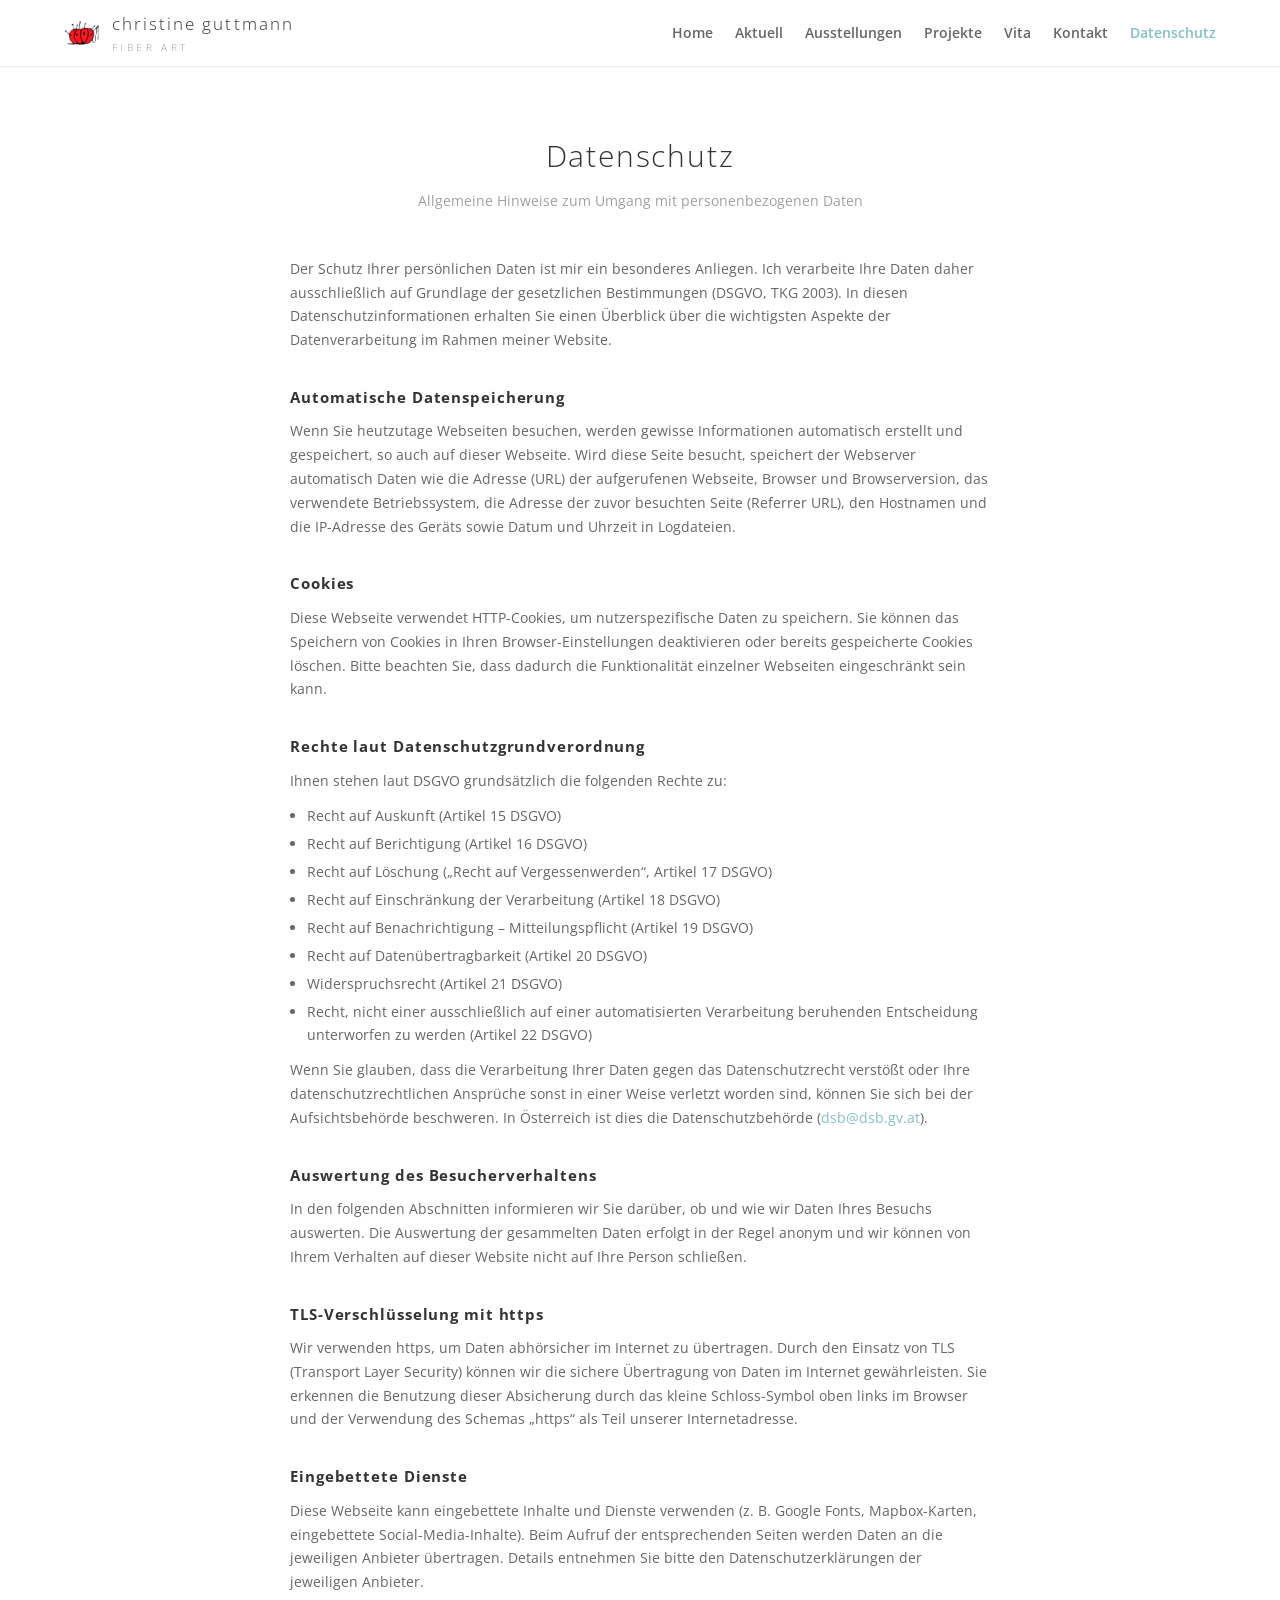
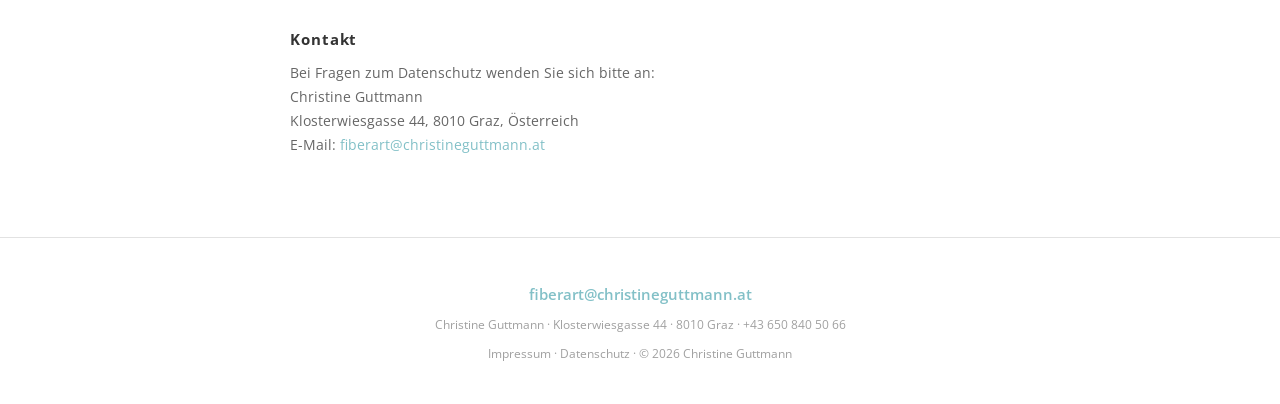
<file: datenschutz.html>
<!DOCTYPE html>
<html lang="de">
<head>
  <meta charset="UTF-8">
  <meta name="viewport" content="width=device-width, initial-scale=1">
  <title>Datenschutz — Christine Guttmann | Fiber Art</title>
  <meta name="description" content="Allgemeine Hinweise zum Umgang mit personenbezogenen Daten (DSGVO, TKG 2003).">
  <link rel="icon" type="image/png" sizes="32x32" href="assets/img/cropped-Fiberart-by-Christine-Guttmann-32x32.png">
  <link rel="icon" type="image/png" sizes="192x192" href="assets/img/cropped-Fiberart-by-Christine-Guttmann-192x192.png">
  <link rel="preconnect" href="https://fonts.googleapis.com">
  <link rel="preconnect" href="https://fonts.gstatic.com" crossorigin>
  <link href="https://fonts.googleapis.com/css2?family=Open+Sans:wght@300;400;600;700&display=swap" rel="stylesheet">
  <link rel="stylesheet" href="assets/css/style.css">
</head>
<body>

<header class="site-header" id="top">
  <div class="header-inner">
    <a class="logo" href="index.html">
      <img src="assets/img/cropped-Fiberart-by-Christine-Guttmann-180x180.png" alt="">
      <span>christine guttmann<em>Fiber Art</em></span>
    </a>
    <button class="nav-toggle" aria-label="Menü öffnen" aria-expanded="false"><span></span><span></span><span></span></button>
    <nav id="top-nav" aria-label="Hauptnavigation">
      <ul>
        <li><a href="index.html">Home</a></li>
        <li><a href="index.html#aktuell">Aktuell</a></li>
        <li><a href="ausstellungen.html">Ausstellungen</a></li>
        <li><a href="index.html#projekte">Projekte</a></li>
        <li><a href="vita.html">Vita</a></li>
        <li><a href="kontakt.html">Kontakt</a></li>
        <li><a href="datenschutz.html" class="current">Datenschutz</a></li>
      </ul>
    </nav>
  </div>
</header>

<div class="page-head">
  <h1 data-cms="seitentitel" data-cms-kind="text" data-cms-label="Seitentitel">Datenschutz</h1>
  <p data-cms="seitenuntertitel" data-cms-kind="rich" data-cms-label="Untertitel">Allgemeine Hinweise zum Umgang mit personenbezogenen Daten</p>
</div>

<div class="page">
  <div class="prose" data-cms="datenschutz-text" data-cms-kind="rich" data-cms-label="Datenschutz-Text">
    <p>Der Schutz Ihrer persönlichen Daten ist mir ein besonderes Anliegen. Ich verarbeite Ihre Daten daher ausschließlich auf Grundlage der gesetzlichen Bestimmungen (DSGVO, TKG 2003). In diesen Datenschutzinformationen erhalten Sie einen Überblick über die wichtigsten Aspekte der Datenverarbeitung im Rahmen meiner Website.</p>

    <h2>Automatische Datenspeicherung</h2>
    <p>Wenn Sie heutzutage Webseiten besuchen, werden gewisse Informationen automatisch erstellt und gespeichert, so auch auf dieser Webseite. Wird diese Seite besucht, speichert der Webserver automatisch Daten wie die Adresse (URL) der aufgerufenen Webseite, Browser und Browserversion, das verwendete Betriebssystem, die Adresse der zuvor besuchten Seite (Referrer URL), den Hostnamen und die IP-Adresse des Geräts sowie Datum und Uhrzeit in Logdateien.</p>

    <h2>Cookies</h2>
    <p>Diese Webseite verwendet HTTP-Cookies, um nutzerspezifische Daten zu speichern. Sie können das Speichern von Cookies in Ihren Browser-Einstellungen deaktivieren oder bereits gespeicherte Cookies löschen. Bitte beachten Sie, dass dadurch die Funktionalität einzelner Webseiten eingeschränkt sein kann.</p>

    <h2>Rechte laut Datenschutzgrundverordnung</h2>
    <p>Ihnen stehen laut DSGVO grundsätzlich die folgenden Rechte zu:</p>
    <ul>
      <li>Recht auf Auskunft (Artikel 15 DSGVO)</li>
      <li>Recht auf Berichtigung (Artikel 16 DSGVO)</li>
      <li>Recht auf Löschung („Recht auf Vergessenwerden“, Artikel 17 DSGVO)</li>
      <li>Recht auf Einschränkung der Verarbeitung (Artikel 18 DSGVO)</li>
      <li>Recht auf Benachrichtigung – Mitteilungspflicht (Artikel 19 DSGVO)</li>
      <li>Recht auf Datenübertragbarkeit (Artikel 20 DSGVO)</li>
      <li>Widerspruchsrecht (Artikel 21 DSGVO)</li>
      <li>Recht, nicht einer ausschließlich auf einer automatisierten Verarbeitung beruhenden Entscheidung unterworfen zu werden (Artikel 22 DSGVO)</li>
    </ul>
    <p>Wenn Sie glauben, dass die Verarbeitung Ihrer Daten gegen das Datenschutzrecht verstößt oder Ihre datenschutzrechtlichen Ansprüche sonst in einer Weise verletzt worden sind, können Sie sich bei der Aufsichtsbehörde beschweren. In Österreich ist dies die Datenschutzbehörde (<a href="mailto:dsb@dsb.gv.at">dsb@dsb.gv.at</a>).</p>

    <h2>Auswertung des Besucherverhaltens</h2>
    <p>In den folgenden Abschnitten informieren wir Sie darüber, ob und wie wir Daten Ihres Besuchs auswerten. Die Auswertung der gesammelten Daten erfolgt in der Regel anonym und wir können von Ihrem Verhalten auf dieser Website nicht auf Ihre Person schließen.</p>

    <h2>TLS-Verschlüsselung mit https</h2>
    <p>Wir verwenden https, um Daten abhörsicher im Internet zu übertragen. Durch den Einsatz von TLS (Transport Layer Security) können wir die sichere Übertragung von Daten im Internet gewährleisten. Sie erkennen die Benutzung dieser Absicherung durch das kleine Schloss-Symbol oben links im Browser und der Verwendung des Schemas „https“ als Teil unserer Internetadresse.</p>

    <h2>Eingebettete Dienste</h2>
    <p>Diese Webseite kann eingebettete Inhalte und Dienste verwenden (z. B. Google Fonts, Mapbox-Karten, eingebettete Social-Media-Inhalte). Beim Aufruf der entsprechenden Seiten werden Daten an die jeweiligen Anbieter übertragen. Details entnehmen Sie bitte den Datenschutzerklärungen der jeweiligen Anbieter.</p>

    <h2>Kontakt</h2>
    <p>
      Bei Fragen zum Datenschutz wenden Sie sich bitte an:<br>
      Christine Guttmann<br>
      Klosterwiesgasse 44, 8010 Graz, Österreich<br>
      E-Mail: <a href="mailto:fiberart@christineguttmann.at">fiberart@christineguttmann.at</a>
    </p>
  </div>
</div>

<footer class="site-footer">
  <p data-cms="footer-email" data-cms-kind="rich" data-cms-global data-cms-label="Footer: E-Mail"><a href="mailto:fiberart@christineguttmann.at">fiberart@christineguttmann.at</a></p>
  <p class="fine" data-cms="footer-adresse" data-cms-kind="rich" data-cms-global data-cms-label="Footer: Adresse">Christine Guttmann · Klosterwiesgasse 44 · 8010 Graz · <a href="tel:+436508405066">+43&nbsp;650&nbsp;840&nbsp;50&nbsp;66</a></p>
  <p class="fine legal">
    <a href="impressum.html">Impressum</a> ·
    <a href="datenschutz.html">Datenschutz</a> ·
    © <span id="year">2026</span> Christine Guttmann
  </p>
</footer>

<script src="assets/js/main.js"></script>
</body>
</html>
</file>
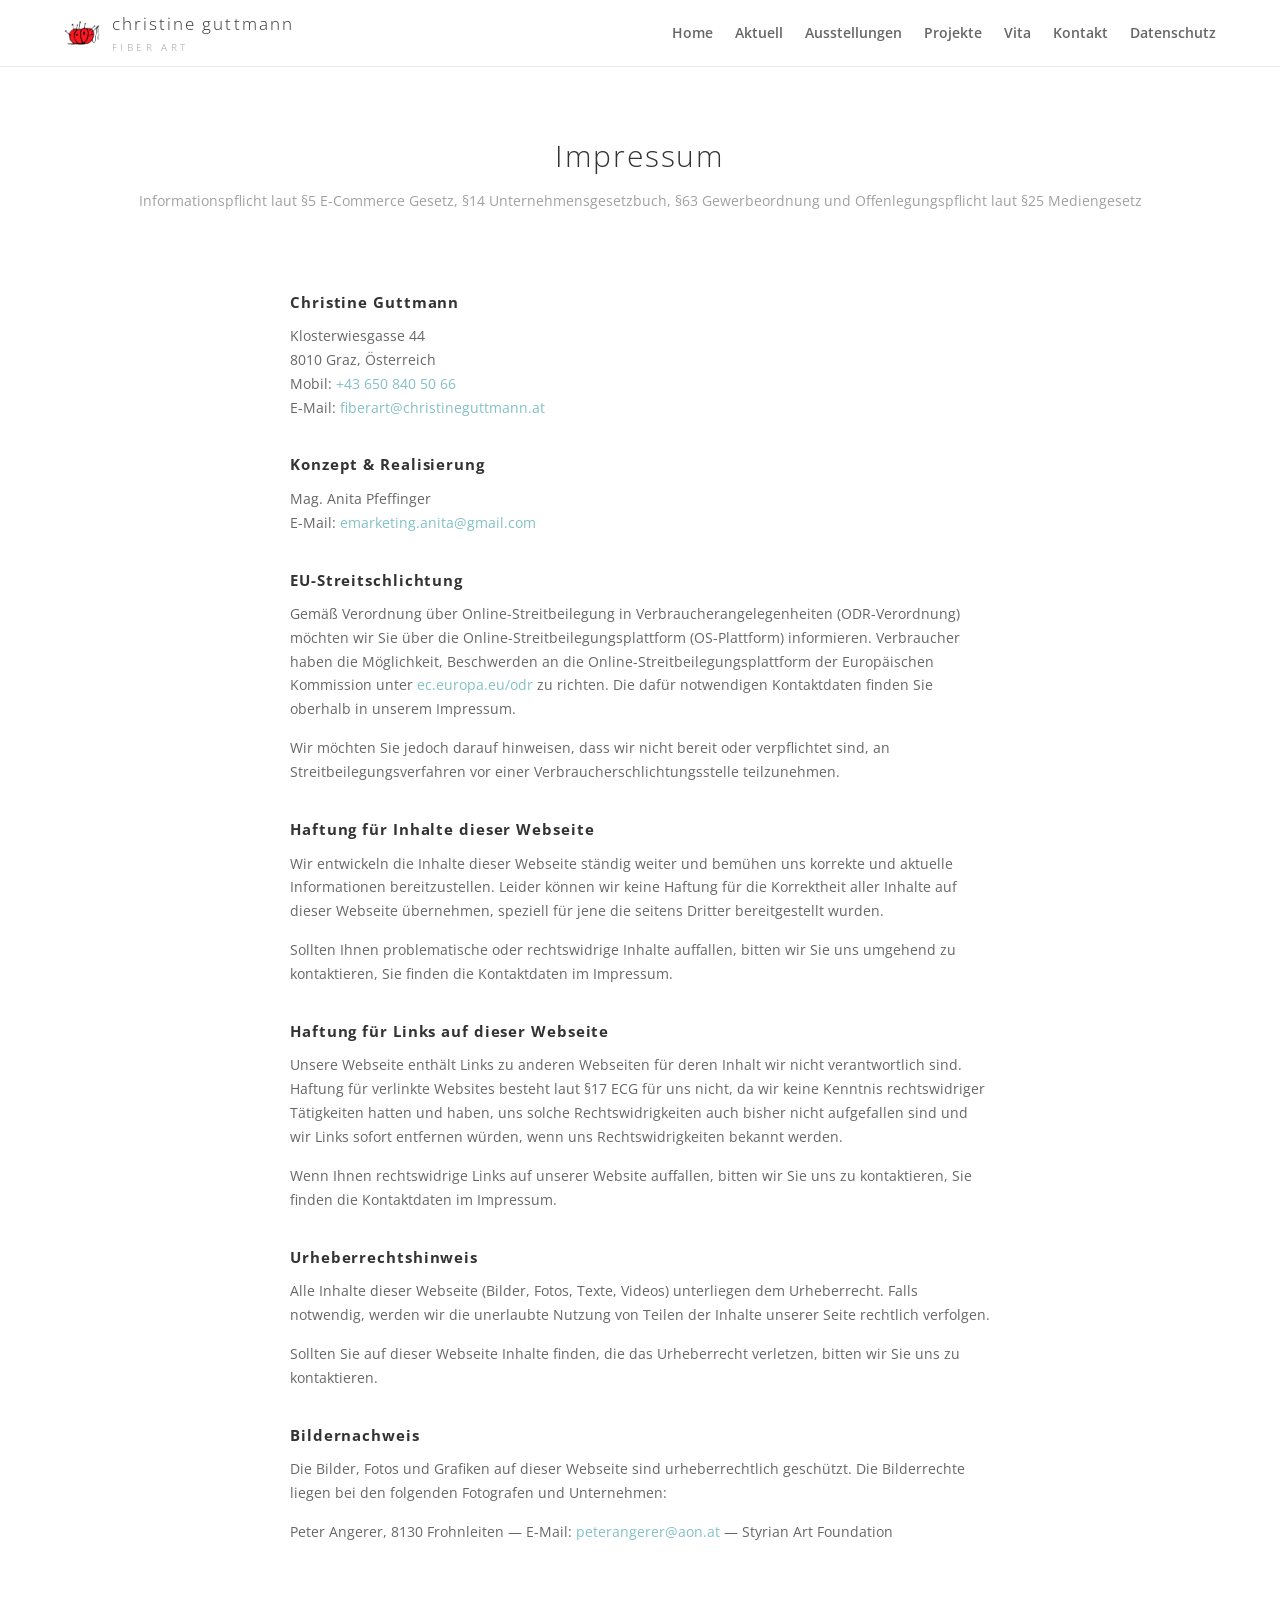
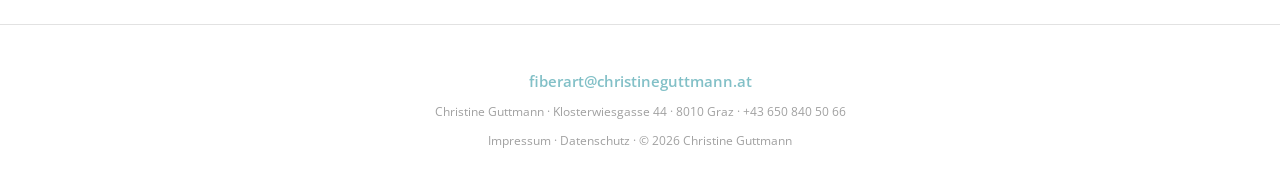
<file: impressum.html>
<!DOCTYPE html>
<html lang="de">
<head>
  <meta charset="UTF-8">
  <meta name="viewport" content="width=device-width, initial-scale=1">
  <title>Impressum — Christine Guttmann | Fiber Art</title>
  <meta name="description" content="Impressum gemäß §5 ECG, §14 UGB, §63 GewO und §25 Mediengesetz.">
  <link rel="icon" type="image/png" sizes="32x32" href="assets/img/cropped-Fiberart-by-Christine-Guttmann-32x32.png">
  <link rel="icon" type="image/png" sizes="192x192" href="assets/img/cropped-Fiberart-by-Christine-Guttmann-192x192.png">
  <link rel="preconnect" href="https://fonts.googleapis.com">
  <link rel="preconnect" href="https://fonts.gstatic.com" crossorigin>
  <link href="https://fonts.googleapis.com/css2?family=Open+Sans:wght@300;400;600;700&display=swap" rel="stylesheet">
  <link rel="stylesheet" href="assets/css/style.css">
</head>
<body>

<header class="site-header" id="top">
  <div class="header-inner">
    <a class="logo" href="index.html">
      <img src="assets/img/cropped-Fiberart-by-Christine-Guttmann-180x180.png" alt="">
      <span>christine guttmann<em>Fiber Art</em></span>
    </a>
    <button class="nav-toggle" aria-label="Menü öffnen" aria-expanded="false"><span></span><span></span><span></span></button>
    <nav id="top-nav" aria-label="Hauptnavigation">
      <ul>
        <li><a href="index.html">Home</a></li>
        <li><a href="index.html#aktuell">Aktuell</a></li>
        <li><a href="ausstellungen.html">Ausstellungen</a></li>
        <li><a href="index.html#projekte">Projekte</a></li>
        <li><a href="vita.html">Vita</a></li>
        <li><a href="kontakt.html">Kontakt</a></li>
        <li><a href="datenschutz.html">Datenschutz</a></li>
      </ul>
    </nav>
  </div>
</header>

<div class="page-head">
  <h1 data-cms="seitentitel" data-cms-kind="text" data-cms-label="Seitentitel">Impressum</h1>
  <p data-cms="seitenuntertitel" data-cms-kind="rich" data-cms-label="Untertitel">Informationspflicht laut §5 E-Commerce Gesetz, §14 Unternehmensgesetzbuch, §63 Gewerbeordnung und Offenlegungspflicht laut §25 Mediengesetz</p>
</div>

<div class="page">
  <div class="prose" data-cms="impressum-text" data-cms-kind="rich" data-cms-label="Impressum-Text">
    <h2>Christine Guttmann</h2>
    <p>
      Klosterwiesgasse 44<br>
      8010 Graz, Österreich<br>
      Mobil: <a href="tel:+436508405066">+43 650 840 50 66</a><br>
      E-Mail: <a href="mailto:fiberart@christineguttmann.at">fiberart@christineguttmann.at</a>
    </p>

    <h2>Konzept &amp; Realisierung</h2>
    <p>
      Mag. Anita Pfeffinger<br>
      E-Mail: <a href="mailto:emarketing.anita@gmail.com">emarketing.anita@gmail.com</a>
    </p>

    <h2>EU-Streitschlichtung</h2>
    <p>Gemäß Verordnung über Online-Streitbeilegung in Verbraucherangelegenheiten (ODR-Verordnung) möchten wir Sie über die Online-Streitbeilegungsplattform (OS-Plattform) informieren. Verbraucher haben die Möglichkeit, Beschwerden an die Online-Streitbeilegungsplattform der Europäischen Kommission unter <a href="https://ec.europa.eu/odr" rel="nofollow noopener" target="_blank">ec.europa.eu/odr</a> zu richten. Die dafür notwendigen Kontaktdaten finden Sie oberhalb in unserem Impressum.</p>
    <p>Wir möchten Sie jedoch darauf hinweisen, dass wir nicht bereit oder verpflichtet sind, an Streitbeilegungsverfahren vor einer Verbraucherschlichtungsstelle teilzunehmen.</p>

    <h2>Haftung für Inhalte dieser Webseite</h2>
    <p>Wir entwickeln die Inhalte dieser Webseite ständig weiter und bemühen uns korrekte und aktuelle Informationen bereitzustellen. Leider können wir keine Haftung für die Korrektheit aller Inhalte auf dieser Webseite übernehmen, speziell für jene die seitens Dritter bereitgestellt wurden.</p>
    <p>Sollten Ihnen problematische oder rechtswidrige Inhalte auffallen, bitten wir Sie uns umgehend zu kontaktieren, Sie finden die Kontaktdaten im Impressum.</p>

    <h2>Haftung für Links auf dieser Webseite</h2>
    <p>Unsere Webseite enthält Links zu anderen Webseiten für deren Inhalt wir nicht verantwortlich sind. Haftung für verlinkte Websites besteht laut §17 ECG für uns nicht, da wir keine Kenntnis rechtswidriger Tätigkeiten hatten und haben, uns solche Rechtswidrigkeiten auch bisher nicht aufgefallen sind und wir Links sofort entfernen würden, wenn uns Rechtswidrigkeiten bekannt werden.</p>
    <p>Wenn Ihnen rechtswidrige Links auf unserer Website auffallen, bitten wir Sie uns zu kontaktieren, Sie finden die Kontaktdaten im Impressum.</p>

    <h2>Urheberrechtshinweis</h2>
    <p>Alle Inhalte dieser Webseite (Bilder, Fotos, Texte, Videos) unterliegen dem Urheberrecht. Falls notwendig, werden wir die unerlaubte Nutzung von Teilen der Inhalte unserer Seite rechtlich verfolgen.</p>
    <p>Sollten Sie auf dieser Webseite Inhalte finden, die das Urheberrecht verletzen, bitten wir Sie uns zu kontaktieren.</p>

    <h2>Bildernachweis</h2>
    <p>Die Bilder, Fotos und Grafiken auf dieser Webseite sind urheberrechtlich geschützt. Die Bilderrechte liegen bei den folgenden Fotografen und Unternehmen:</p>
    <p>Peter Angerer, 8130 Frohnleiten — E-Mail: <a href="mailto:peterangerer@aon.at">peterangerer@aon.at</a> — Styrian Art Foundation</p>
  </div>
</div>

<footer class="site-footer">
  <p data-cms="footer-email" data-cms-kind="rich" data-cms-global data-cms-label="Footer: E-Mail"><a href="mailto:fiberart@christineguttmann.at">fiberart@christineguttmann.at</a></p>
  <p class="fine" data-cms="footer-adresse" data-cms-kind="rich" data-cms-global data-cms-label="Footer: Adresse">Christine Guttmann · Klosterwiesgasse 44 · 8010 Graz · <a href="tel:+436508405066">+43&nbsp;650&nbsp;840&nbsp;50&nbsp;66</a></p>
  <p class="fine legal">
    <a href="impressum.html">Impressum</a> ·
    <a href="datenschutz.html">Datenschutz</a> ·
    © <span id="year">2026</span> Christine Guttmann
  </p>
</footer>

<script src="assets/js/main.js"></script>
</body>
</html>
</file>
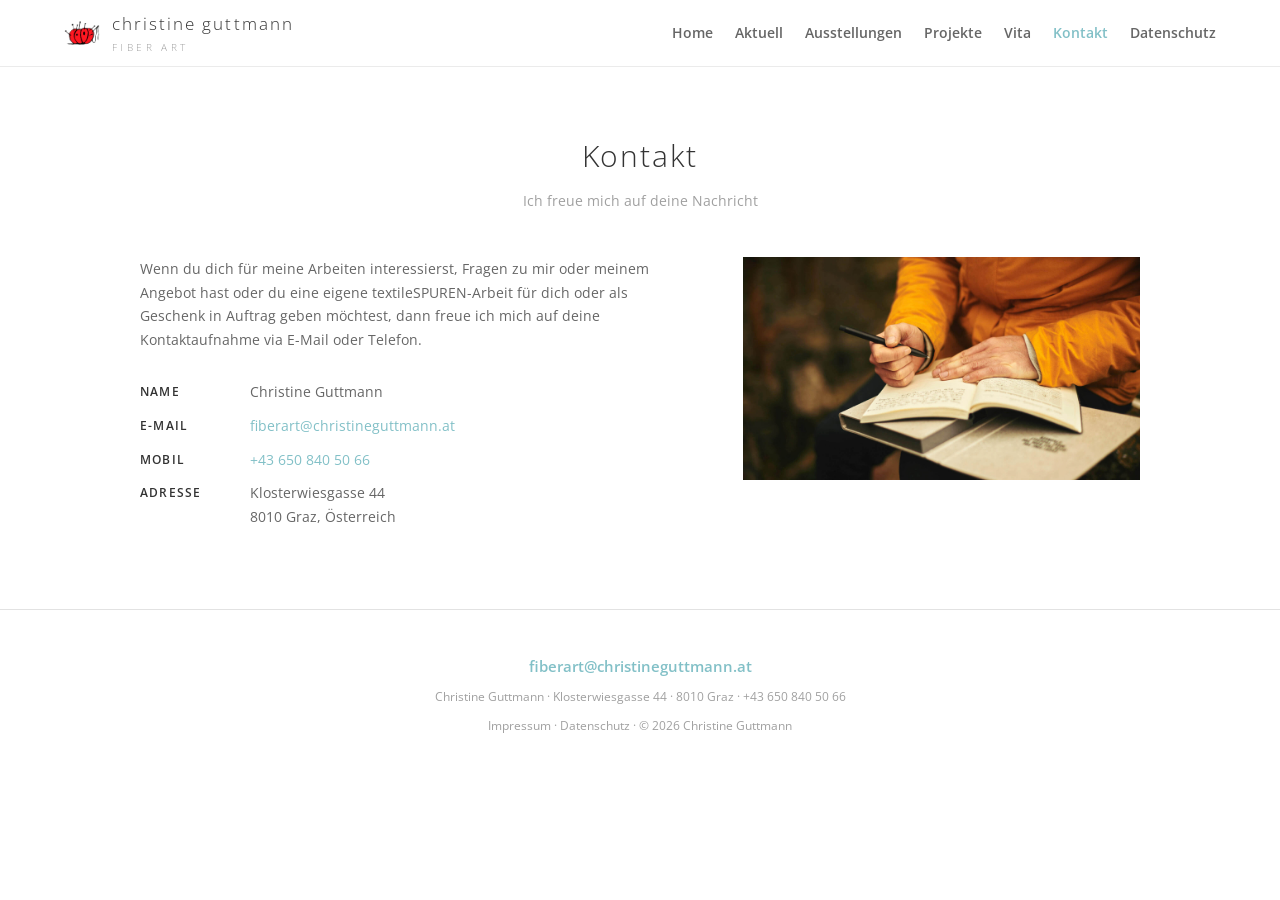
<file: kontakt.html>
<!DOCTYPE html>
<html lang="de">
<head>
  <meta charset="UTF-8">
  <meta name="viewport" content="width=device-width, initial-scale=1">
  <title>Kontakt — Christine Guttmann | Fiber Art</title>
  <meta name="description" content="Kontakt zu Christine Guttmann, Graz — fiberart@christineguttmann.at, +43 650 840 50 66">
  <link rel="icon" type="image/png" sizes="32x32" href="assets/img/cropped-Fiberart-by-Christine-Guttmann-32x32.png">
  <link rel="icon" type="image/png" sizes="192x192" href="assets/img/cropped-Fiberart-by-Christine-Guttmann-192x192.png">
  <link rel="preconnect" href="https://fonts.googleapis.com">
  <link rel="preconnect" href="https://fonts.gstatic.com" crossorigin>
  <link href="https://fonts.googleapis.com/css2?family=Open+Sans:wght@300;400;600;700&display=swap" rel="stylesheet">
  <link rel="stylesheet" href="assets/css/style.css">
</head>
<body>

<header class="site-header" id="top">
  <div class="header-inner">
    <a class="logo" href="index.html">
      <img src="assets/img/cropped-Fiberart-by-Christine-Guttmann-180x180.png" alt="">
      <span>christine guttmann<em>Fiber Art</em></span>
    </a>
    <button class="nav-toggle" aria-label="Menü öffnen" aria-expanded="false"><span></span><span></span><span></span></button>
    <nav id="top-nav" aria-label="Hauptnavigation">
      <ul>
        <li><a href="index.html">Home</a></li>
        <li><a href="index.html#aktuell">Aktuell</a></li>
        <li><a href="ausstellungen.html">Ausstellungen</a></li>
        <li><a href="index.html#projekte">Projekte</a></li>
        <li><a href="vita.html">Vita</a></li>
        <li><a href="kontakt.html" class="current">Kontakt</a></li>
        <li><a href="datenschutz.html">Datenschutz</a></li>
      </ul>
    </nav>
  </div>
</header>

<div class="page-head">
  <h1 data-cms="seitentitel" data-cms-kind="text" data-cms-label="Seitentitel">Kontakt</h1>
  <p data-cms="seitenuntertitel" data-cms-kind="rich" data-cms-label="Untertitel">Ich freue mich auf deine Nachricht</p>
</div>

<div class="page">
  <div class="two-col">
    <div class="prose">
      <p data-cms="kontakt-text" data-cms-kind="rich" data-cms-label="Einleitungstext">Wenn du dich für meine Arbeiten interessierst, Fragen zu mir oder meinem Angebot hast oder du eine eigene textileSPUREN-Arbeit für dich oder als Geschenk in Auftrag geben möchtest, dann freue ich mich auf deine Kontaktaufnahme via E-Mail oder Telefon.</p>

      <dl class="contact-card">
        <dt>Name</dt>
        <dd data-cms="kontakt-name" data-cms-kind="text" data-cms-label="Name">Christine Guttmann</dd>
        <dt>E-Mail</dt>
        <dd data-cms="kontakt-email" data-cms-kind="rich" data-cms-label="E-Mail"><a href="mailto:fiberart@christineguttmann.at">fiberart@christineguttmann.at</a></dd>
        <dt>Mobil</dt>
        <dd data-cms="kontakt-mobil" data-cms-kind="rich" data-cms-label="Telefon"><a href="tel:+436508405066">+43 650 840 50 66</a></dd>
        <dt>Adresse</dt>
        <dd data-cms="kontakt-adresse" data-cms-kind="rich" data-cms-label="Adresse">Klosterwiesgasse 44<br>8010 Graz, Österreich</dd>
      </dl>
    </div>
    <figure data-cms="kontakt-bild" data-cms-kind="figure" data-cms-label="Kontaktfoto">
      <img src="assets/img/Kontakt-Christine-Gutmann.jpg" alt="Kontakt Christine Guttmann">
    </figure>
  </div>
</div>

<footer class="site-footer">
  <p data-cms="footer-email" data-cms-kind="rich" data-cms-global data-cms-label="Footer: E-Mail"><a href="mailto:fiberart@christineguttmann.at">fiberart@christineguttmann.at</a></p>
  <p class="fine" data-cms="footer-adresse" data-cms-kind="rich" data-cms-global data-cms-label="Footer: Adresse">Christine Guttmann · Klosterwiesgasse 44 · 8010 Graz · <a href="tel:+436508405066">+43&nbsp;650&nbsp;840&nbsp;50&nbsp;66</a></p>
  <p class="fine legal">
    <a href="impressum.html">Impressum</a> ·
    <a href="datenschutz.html">Datenschutz</a> ·
    © <span id="year">2026</span> Christine Guttmann
  </p>
</footer>

<script src="assets/js/main.js"></script>
</body>
</html>
</file>
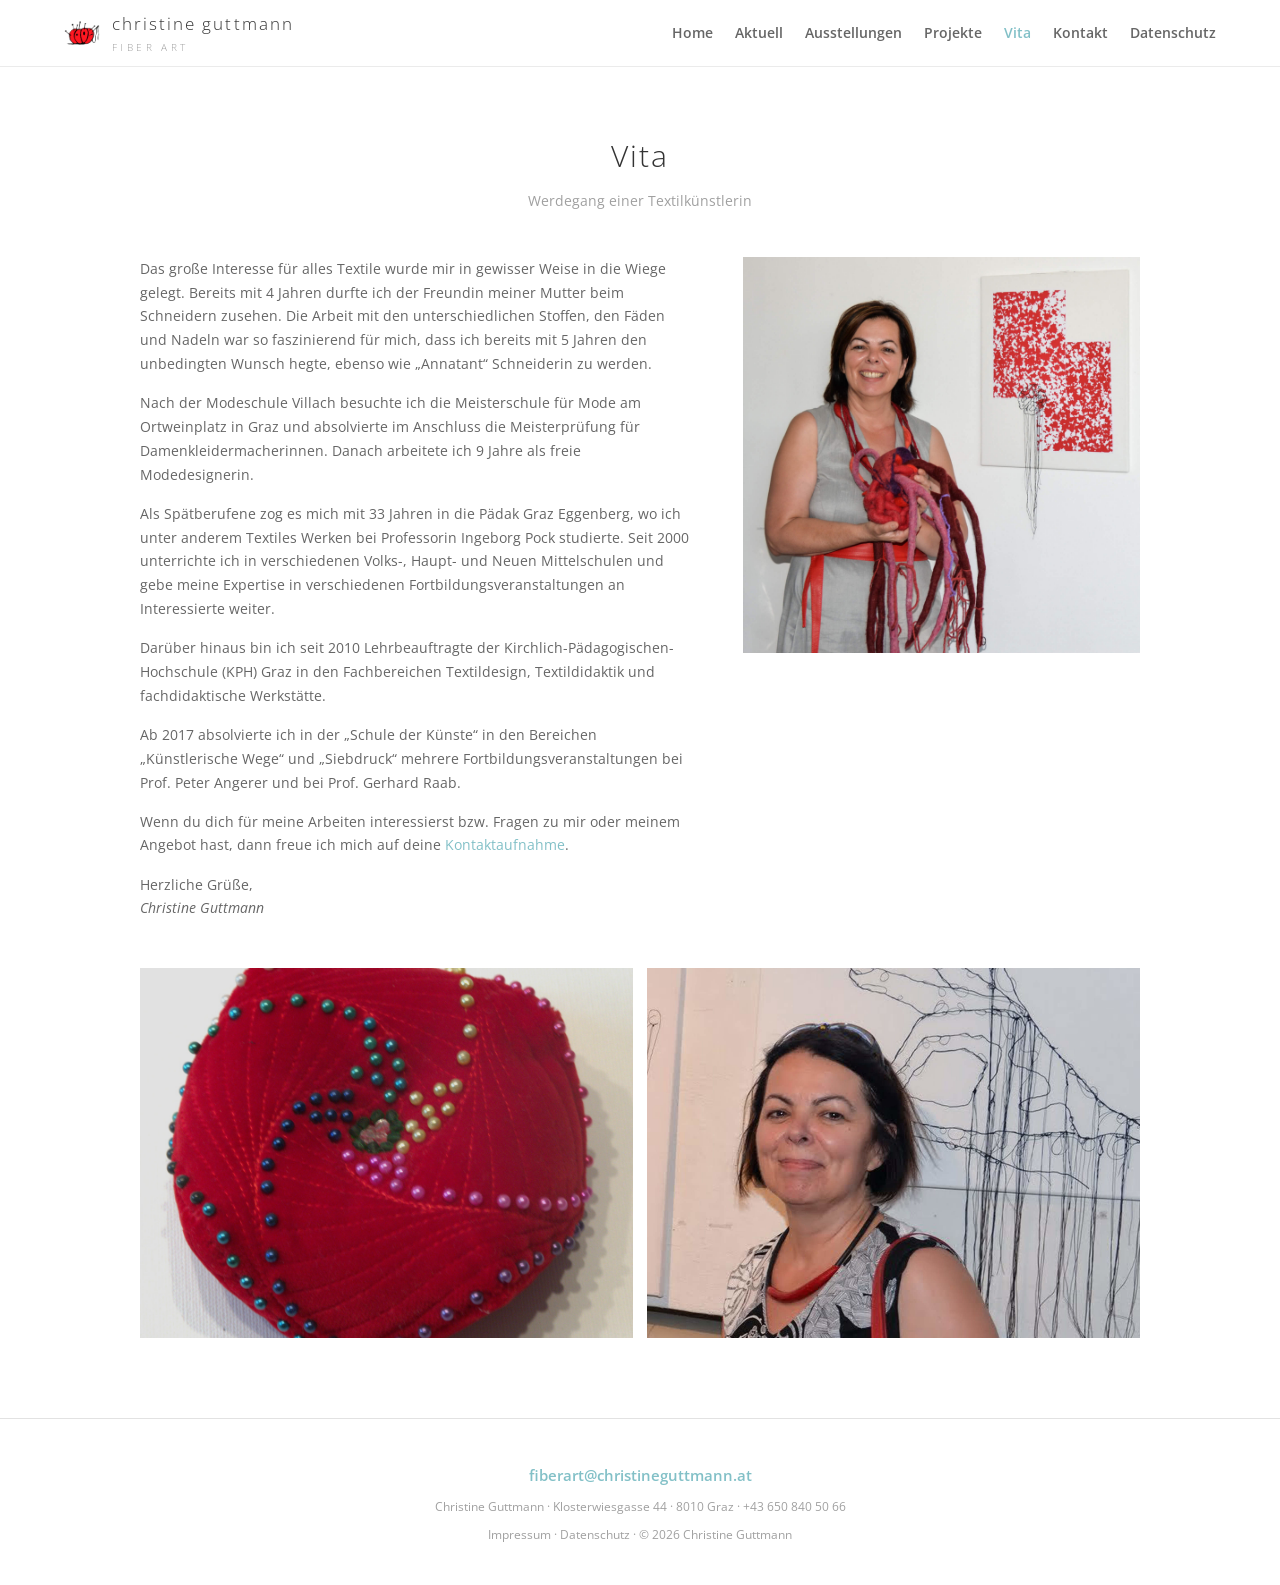
<file: vita.html>
<!DOCTYPE html>
<html lang="de">
<head>
  <meta charset="UTF-8">
  <meta name="viewport" content="width=device-width, initial-scale=1">
  <title>Vita — Christine Guttmann | Fiber Art</title>
  <meta name="description" content="Christine Guttmann — Werdegang, Textildesign und Lehrtätigkeit.">
  <link rel="icon" type="image/png" sizes="32x32" href="assets/img/cropped-Fiberart-by-Christine-Guttmann-32x32.png">
  <link rel="icon" type="image/png" sizes="192x192" href="assets/img/cropped-Fiberart-by-Christine-Guttmann-192x192.png">
  <link rel="preconnect" href="https://fonts.googleapis.com">
  <link rel="preconnect" href="https://fonts.gstatic.com" crossorigin>
  <link href="https://fonts.googleapis.com/css2?family=Open+Sans:wght@300;400;600;700&display=swap" rel="stylesheet">
  <link rel="stylesheet" href="assets/css/style.css">
</head>
<body>

<header class="site-header" id="top">
  <div class="header-inner">
    <a class="logo" href="index.html">
      <img src="assets/img/cropped-Fiberart-by-Christine-Guttmann-180x180.png" alt="">
      <span>christine guttmann<em>Fiber Art</em></span>
    </a>
    <button class="nav-toggle" aria-label="Menü öffnen" aria-expanded="false"><span></span><span></span><span></span></button>
    <nav id="top-nav" aria-label="Hauptnavigation">
      <ul>
        <li><a href="index.html">Home</a></li>
        <li><a href="index.html#aktuell">Aktuell</a></li>
        <li><a href="ausstellungen.html">Ausstellungen</a></li>
        <li><a href="index.html#projekte">Projekte</a></li>
        <li><a href="vita.html" class="current">Vita</a></li>
        <li><a href="kontakt.html">Kontakt</a></li>
        <li><a href="datenschutz.html">Datenschutz</a></li>
      </ul>
    </nav>
  </div>
</header>

<div class="page-head">
  <h1 data-cms="seitentitel" data-cms-kind="text" data-cms-label="Seitentitel">Vita</h1>
  <p data-cms="seitenuntertitel" data-cms-kind="rich" data-cms-label="Untertitel">Werdegang einer Textilkünstlerin</p>
</div>

<div class="page">
  <div class="two-col">
    <div class="prose" data-cms="vita-text" data-cms-kind="rich" data-cms-label="Lebenslauf-Text">
      <p>Das große Interesse für alles Textile wurde mir in gewisser Weise in die Wiege gelegt. Bereits mit 4 Jahren durfte ich der Freundin meiner Mutter beim Schneidern zusehen. Die Arbeit mit den unterschiedlichen Stoffen, den Fäden und Nadeln war so faszinierend für mich, dass ich bereits mit 5 Jahren den unbedingten Wunsch hegte, ebenso wie „Annatant“ Schneiderin zu werden.</p>
      <p>Nach der Modeschule Villach besuchte ich die Meisterschule für Mode am Ortweinplatz in Graz und absolvierte im Anschluss die Meisterprüfung für Damenkleidermacherinnen. Danach arbeitete ich 9 Jahre als freie Modedesignerin.</p>
      <p>Als Spätberufene zog es mich mit 33 Jahren in die Pädak Graz Eggenberg, wo ich unter anderem Textiles Werken bei Professorin Ingeborg Pock studierte. Seit 2000 unterrichte ich in verschiedenen Volks-, Haupt- und Neuen Mittelschulen und gebe meine Expertise in verschiedenen Fortbildungsveranstaltungen an Interessierte weiter.</p>
      <p>Darüber hinaus bin ich seit 2010 Lehrbeauftragte der Kirchlich-Pädagogischen-Hochschule (KPH) Graz in den Fachbereichen Textildesign, Textildidaktik und fachdidaktische Werkstätte.</p>
      <p>Ab 2017 absolvierte ich in der „Schule der Künste“ in den Bereichen „Künstlerische Wege“ und „Siebdruck“ mehrere Fortbildungsveranstaltungen bei Prof. Peter Angerer und bei Prof. Gerhard Raab.</p>
      <p>Wenn du dich für meine Arbeiten interessierst bzw. Fragen zu mir oder meinem Angebot hast, dann freue ich mich auf deine <a href="kontakt.html">Kontaktaufnahme</a>.</p>
      <p>Herzliche Grüße,<br><em>Christine Guttmann</em></p>
    </div>
    <figure data-cms="vita-portraet" data-cms-kind="figure" data-cms-label="Porträtfoto">
      <img src="assets/img/Christine-Guttmann.jpg" alt="Christine Guttmann im Porträt">
    </figure>
  </div>

  <div class="gallery" style="max-width:1000px;margin:48px auto 0;grid-template-columns:repeat(auto-fit,minmax(280px,1fr));" data-cms="vita-galerie" data-cms-kind="list" data-cms-label="Bildergalerie">
    <a href="assets/img/Christine-Guttmann-Unikate.jpg" data-lightbox data-caption="Unikate"><img src="assets/img/Christine-Guttmann-Unikate.jpg" alt="Christine Guttmann Unikate" loading="lazy"></a>
    <a href="assets/img/Christine-Guttmann.-e1607273744770.jpg" data-lightbox data-caption="In der Werkstatt"><img src="assets/img/Christine-Guttmann.-e1607273744770.jpg" alt="Christine Guttmann bei der Arbeit" loading="lazy"></a>
  </div>
</div>

<footer class="site-footer">
  <p data-cms="footer-email" data-cms-kind="rich" data-cms-global data-cms-label="Footer: E-Mail"><a href="mailto:fiberart@christineguttmann.at">fiberart@christineguttmann.at</a></p>
  <p class="fine" data-cms="footer-adresse" data-cms-kind="rich" data-cms-global data-cms-label="Footer: Adresse">Christine Guttmann · Klosterwiesgasse 44 · 8010 Graz · <a href="tel:+436508405066">+43&nbsp;650&nbsp;840&nbsp;50&nbsp;66</a></p>
  <p class="fine legal">
    <a href="impressum.html">Impressum</a> ·
    <a href="datenschutz.html">Datenschutz</a> ·
    © <span id="year">2026</span> Christine Guttmann
  </p>
</footer>

<script src="assets/js/main.js"></script>
</body>
</html>
</file>
<file: assets/css/style.css>
/* ============================================================
   Christine Guttmann — Fiber Art · Redesign
   Minimal white portfolio: fixed header, fullwidth slider,
   aktuell strip, filterable project grid, slim footer.
   ============================================================ */

:root {
  --text: #666;
  --text-light: #a0a0a0;
  --heading: #333;
  --accent: #82c0c7;
  --line: #e2e2e2;
  --bg: #fff;
  --header-h: 66px;
  --max: 1200px;
}

* { margin: 0; padding: 0; box-sizing: border-box; }

html { scroll-behavior: smooth; scroll-padding-top: var(--header-h); }

body {
  font-family: "Open Sans", Helvetica, Arial, sans-serif;
  font-size: 14px;
  line-height: 1.7;
  color: var(--text);
  background: var(--bg);
  -webkit-font-smoothing: antialiased;
}

img { max-width: 100%; display: block; }
a { color: var(--accent); text-decoration: none; transition: color .2s ease, opacity .2s ease; }
a:hover { color: var(--heading); }

/* ---------- Header ---------- */

.site-header {
  position: fixed;
  inset: 0 0 auto 0;
  height: var(--header-h);
  background: rgba(255, 255, 255, .96);
  box-shadow: 0 1px 0 rgba(0, 0, 0, .08);
  z-index: 100;
}

.header-inner {
  max-width: var(--max);
  height: 100%;
  margin: 0 auto;
  padding: 0 24px;
  display: flex;
  align-items: center;
  justify-content: space-between;
  gap: 24px;
}

.logo {
  display: flex;
  align-items: center;
  gap: 12px;
  color: var(--heading);
}

.logo img { width: 36px; height: 36px; }

.logo span {
  font-size: 17px;
  font-weight: 300;
  letter-spacing: .12em;
  text-transform: lowercase;
  white-space: nowrap;
}

.logo em {
  display: block;
  font-style: normal;
  font-size: 10px;
  letter-spacing: .34em;
  color: var(--text-light);
  text-transform: uppercase;
}

#top-nav ul {
  list-style: none;
  display: flex;
  gap: 22px;
}

#top-nav a {
  color: var(--text);
  font-size: 14px;
  font-weight: 600;
  padding: 6px 0;
}

#top-nav a:hover,
#top-nav a.current { color: var(--accent); }

.nav-toggle {
  display: none;
  background: none;
  border: 0;
  cursor: pointer;
  padding: 8px;
}

.nav-toggle span {
  display: block;
  width: 22px;
  height: 2px;
  margin: 5px 0;
  background: var(--heading);
  transition: transform .2s ease, opacity .2s ease;
}

/* ---------- Slider ---------- */

.slider {
  position: relative;
  margin-top: var(--header-h);
  height: min(72vh, 640px);
  overflow: hidden;
  background: #111;
}

.slides, .slide { position: absolute; inset: 0; }

.slide {
  opacity: 0;
  transition: opacity .8s ease;
  pointer-events: none;
}

.slide.is-active { opacity: 1; pointer-events: auto; }

.slide img {
  width: 100%;
  height: 100%;
  object-fit: cover;
  object-position: center;
}

.slide-caption {
  position: absolute;
  inset: auto 0 0 0;
  padding: 90px 24px 56px;
  text-align: center;
  color: #fff;
  background: linear-gradient(to top, rgba(0, 0, 0, .55), transparent);
}

.slide-caption h2 {
  font-size: 30px;
  font-weight: 300;
  letter-spacing: .06em;
}

.slide-caption p {
  font-size: 15px;
  color: rgba(255, 255, 255, .85);
}

.slider-arrow {
  position: absolute;
  top: 50%;
  transform: translateY(-50%);
  background: none;
  border: 0;
  color: rgba(255, 255, 255, .7);
  font-size: 34px;
  line-height: 1;
  padding: 16px;
  cursor: pointer;
  opacity: 0;
  transition: opacity .3s ease, color .2s ease;
  z-index: 5;
}

.slider:hover .slider-arrow { opacity: 1; }
.slider-arrow:hover { color: #fff; }
.slider-arrow.prev { left: 8px; }
.slider-arrow.next { right: 8px; }

.slider-dots {
  position: absolute;
  inset: auto 0 18px 0;
  display: flex;
  justify-content: center;
  gap: 8px;
  z-index: 5;
}

.slider-dots button {
  width: 9px;
  height: 9px;
  border-radius: 50%;
  border: 0;
  background: rgba(255, 255, 255, .45);
  cursor: pointer;
  transition: background .2s ease;
}

.slider-dots button.is-active { background: #fff; }

/* ---------- Aktuell ---------- */

.aktuell {
  max-width: 900px;
  margin: 0 auto;
  padding: 64px 24px 56px;
  text-align: center;
}

.aktuell h3 {
  font-size: 13px;
  font-weight: 700;
  letter-spacing: .4em;
  color: var(--heading);
  margin-bottom: 18px;
}

.aktuell p { color: var(--text-light); }

.aktuell .sep {
  color: var(--accent);
  letter-spacing: .1em;
  margin: 0 .5em;
  user-select: none;
}

.aktuell .more { margin-top: 14px; }
.aktuell .more a { font-weight: 600; }

/* ---------- Portfolio ---------- */

.portfolio {
  max-width: var(--max);
  margin: 0 auto;
  padding: 0 24px 80px;
  border-top: 1px solid var(--line);
}

.filters {
  list-style: none;
  display: flex;
  flex-wrap: wrap;
  justify-content: center;
  gap: 6px 26px;
  padding: 34px 0 38px;
}

.filter {
  background: none;
  border: 0;
  font: inherit;
  font-size: 14px;
  font-weight: 600;
  color: var(--text-light);
  cursor: pointer;
  padding: 4px 0;
  border-bottom: 2px solid transparent;
  transition: color .2s ease, border-color .2s ease;
}

.filter:hover { color: var(--text); }
.filter.is-active { color: var(--heading); border-bottom-color: var(--accent); }

.grid {
  display: grid;
  grid-template-columns: repeat(4, 1fr);
  gap: 28px 24px;
}

.item { display: block; }
.item.is-hidden { display: none; }

.item figure {
  aspect-ratio: 1 / 1;
  overflow: hidden;
  background: #f4f4f4;
}

.item img {
  width: 100%;
  height: 100%;
  object-fit: cover;
  transition: transform .5s ease, opacity .3s ease;
}

.item:hover img { transform: scale(1.04); opacity: .85; }

.item h2 {
  margin-top: 10px;
  font-size: 14px;
  font-weight: 400;
  color: var(--text-light);
  letter-spacing: .02em;
  transition: color .2s ease;
}

.item:hover h2 { color: var(--accent); }

/* ---------- Subpages ---------- */

.page {
  max-width: var(--max);
  margin: 0 auto;
  padding: 0 24px 80px;
}

.page-head {
  margin-top: var(--header-h);
  padding: 64px 0 44px;
  text-align: center;
}

.page-head h1 {
  font-size: 30px;
  font-weight: 300;
  letter-spacing: .06em;
  color: var(--heading);
}

.page-head p {
  margin-top: 8px;
  color: var(--text-light);
}

.prose { max-width: 700px; margin: 0 auto; }
.prose p + p { margin-top: 1.1em; }
.prose h2 {
  margin: 2.2em 0 .6em;
  font-size: 15px;
  font-weight: 700;
  letter-spacing: .06em;
  color: var(--heading);
}
.prose ul { margin: .8em 0 .8em 1.2em; }
.prose li { margin-bottom: .3em; }

.prose blockquote {
  margin: 2em 0;
  padding-left: 20px;
  border-left: 2px solid var(--accent);
  font-style: italic;
  color: var(--text-light);
}

.two-col {
  display: grid;
  grid-template-columns: 1.4fr 1fr;
  gap: 48px;
  align-items: start;
  max-width: 1000px;
  margin: 0 auto;
}

.two-col .prose { max-width: none; }

/* Contact card */
.contact-card {
  margin-top: 28px;
  display: grid;
  grid-template-columns: 90px 1fr;
  gap: 10px 20px;
}

.contact-card dt {
  font-weight: 600;
  color: var(--heading);
  font-size: 12px;
  letter-spacing: .1em;
  text-transform: uppercase;
  padding-top: 2px;
}

/* Exhibition list */
.exhibitions { list-style: none; max-width: 900px; margin: 0 auto; }

.exhibitions > li {
  padding: 36px 0;
  border-top: 1px solid var(--line);
}

.exhibitions > li:first-child { border-top: 0; padding-top: 0; }

.exhibitions .year {
  font-size: 12px;
  font-weight: 700;
  letter-spacing: .3em;
  color: var(--accent);
}

.exhibitions h2 {
  margin-top: 6px;
  font-size: 19px;
  font-weight: 300;
  letter-spacing: .03em;
  color: var(--heading);
}

.exhibitions .venue { color: var(--text-light); }

/* Image galleries on subpages */
.gallery {
  margin-top: 18px;
  display: grid;
  grid-template-columns: repeat(auto-fit, minmax(200px, 1fr));
  gap: 14px;
}

.gallery a { display: block; overflow: hidden; background: #f4f4f4; }
.gallery img {
  width: 100%;
  aspect-ratio: 4 / 3;
  object-fit: cover;
  transition: transform .5s ease, opacity .3s ease;
}
.gallery a:hover img { transform: scale(1.04); opacity: .85; }

.page-note {
  max-width: 700px;
  margin: 56px auto 0;
  text-align: center;
  color: var(--text-light);
}

/* ---------- Lightbox ---------- */

body.lb-open { overflow: hidden; }

.lightbox {
  position: fixed;
  inset: 0;
  z-index: 200;
  display: none;
  align-items: center;
  justify-content: center;
  padding: 56px 24px;
  background: rgba(0, 0, 0, .92);
}

.lightbox.is-open { display: flex; }

.lightbox figure {
  max-width: 100%;
  max-height: 100%;
  text-align: center;
}

.lightbox img {
  max-width: 100%;
  max-height: calc(100vh - 130px);
  width: auto;
  margin: 0 auto;
  object-fit: contain;
}

.lightbox figcaption {
  margin-top: 14px;
  font-size: 13px;
  letter-spacing: .08em;
  color: rgba(255, 255, 255, .75);
}

.lb-close,
.lb-arrow {
  position: absolute;
  background: none;
  border: 0;
  color: rgba(255, 255, 255, .7);
  line-height: 1;
  cursor: pointer;
  transition: color .2s ease;
  z-index: 2;
}

.lb-close:hover,
.lb-arrow:hover { color: #fff; }

.lb-close { top: 14px; right: 20px; font-size: 34px; padding: 8px 12px; }
.lb-arrow { top: 50%; transform: translateY(-50%); font-size: 34px; padding: 16px; display: none; }
.lightbox.has-nav .lb-arrow { display: block; }
.lb-arrow.prev { left: 8px; }
.lb-arrow.next { right: 8px; }

/* ---------- Footer ---------- */

.site-footer {
  border-top: 1px solid var(--line);
  padding: 44px 24px 40px;
  text-align: center;
}

.site-footer > p:first-child a {
  font-size: 15px;
  font-weight: 600;
}

.site-footer .fine {
  margin-top: 8px;
  font-size: 12px;
  color: var(--text-light);
}

.site-footer .fine a { color: var(--text-light); }
.site-footer .fine a:hover { color: var(--accent); }

/* ---------- Responsive ---------- */

@media (max-width: 980px) {
  .grid { grid-template-columns: repeat(3, 1fr); }
}

@media (max-width: 860px) {
  .nav-toggle { display: block; }

  #top-nav {
    position: fixed;
    top: var(--header-h);
    left: 0;
    right: 0;
    background: #fff;
    box-shadow: 0 8px 16px rgba(0, 0, 0, .08);
    max-height: 0;
    overflow: hidden;
    transition: max-height .3s ease;
  }

  #top-nav.is-open { max-height: 420px; }

  #top-nav ul {
    flex-direction: column;
    gap: 0;
    padding: 10px 24px 16px;
  }

  #top-nav a { display: block; padding: 10px 0; border-bottom: 1px solid var(--line); }
  #top-nav li:last-child a { border-bottom: 0; }

  body.nav-open .nav-toggle span:nth-child(1) { transform: translateY(7px) rotate(45deg); }
  body.nav-open .nav-toggle span:nth-child(2) { opacity: 0; }
  body.nav-open .nav-toggle span:nth-child(3) { transform: translateY(-7px) rotate(-45deg); }

  .slider { height: 52vh; }
  .slide-caption h2 { font-size: 22px; }

  .two-col { grid-template-columns: 1fr; gap: 32px; max-width: 700px; }
  .two-col figure { order: -1; }
}

@media (max-width: 620px) {
  .grid { grid-template-columns: repeat(2, 1fr); gap: 20px 14px; }
  .logo span { font-size: 15px; }
}
</file>
